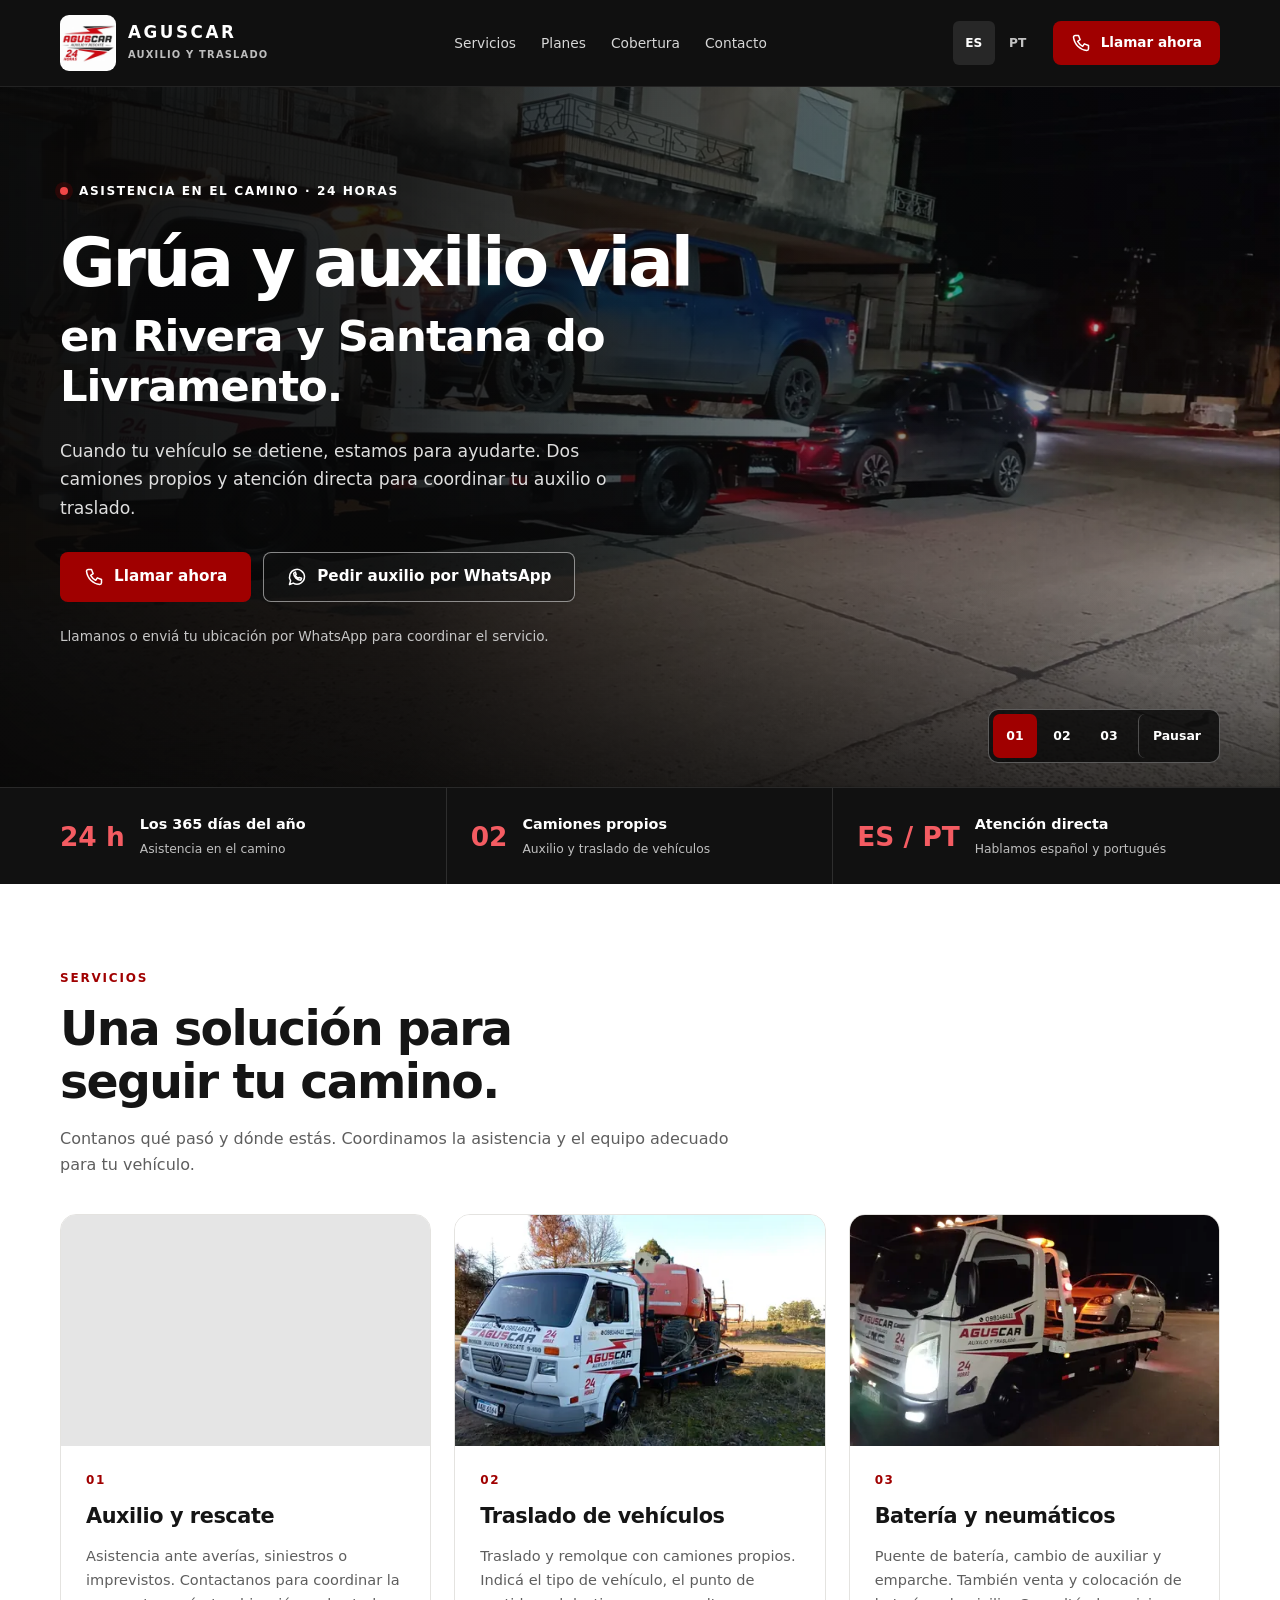
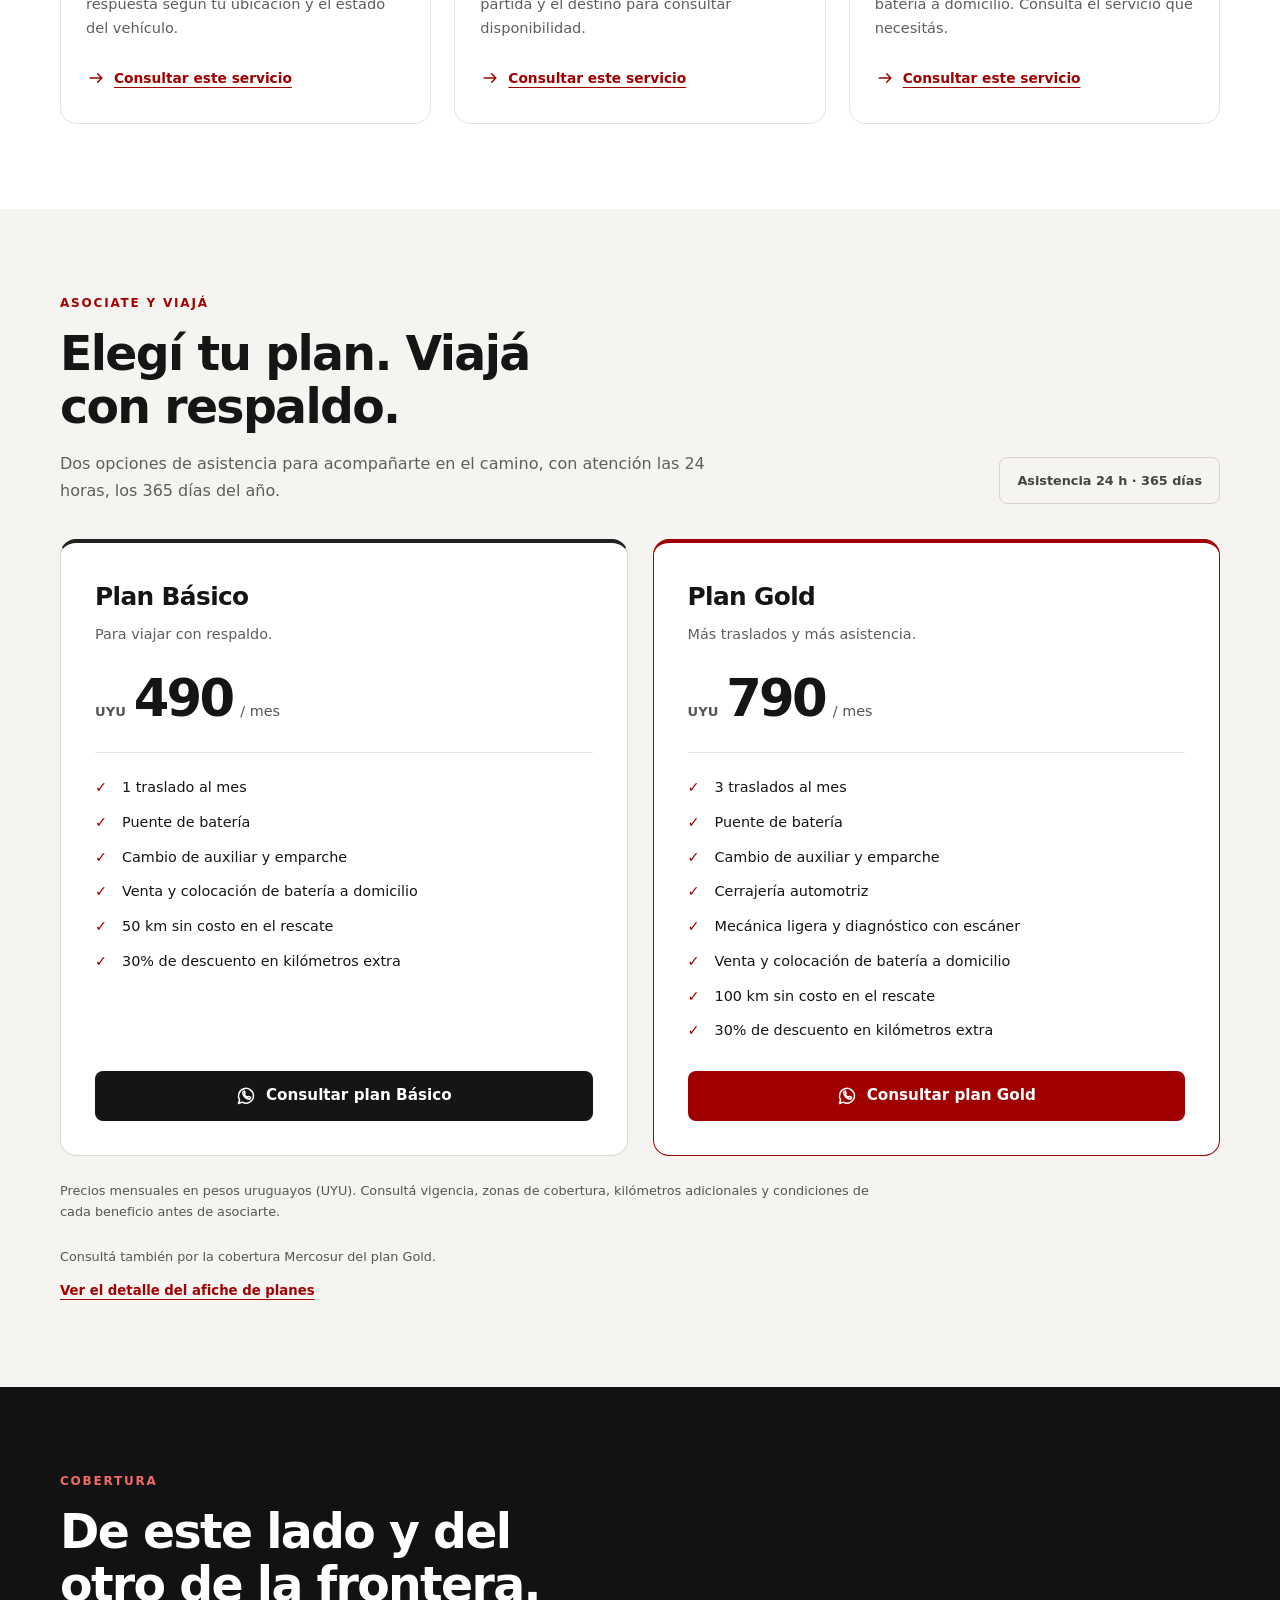
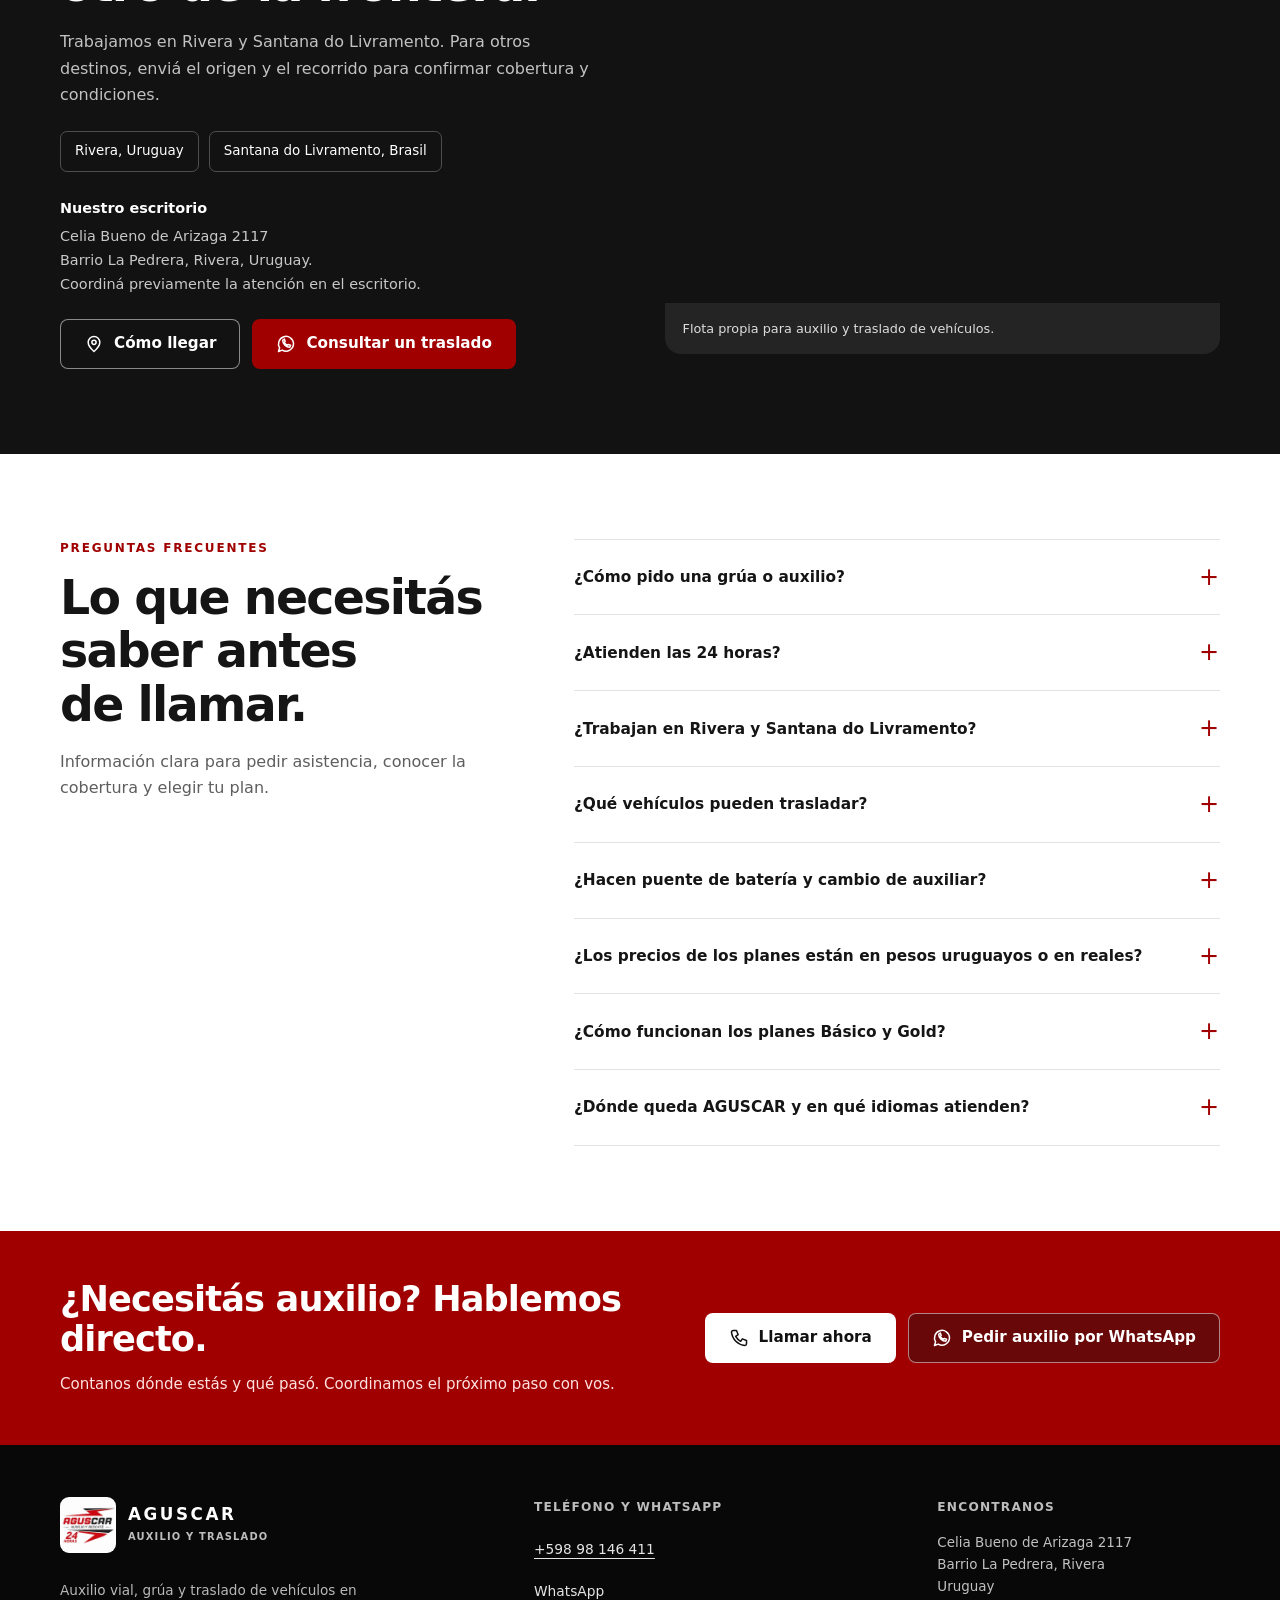
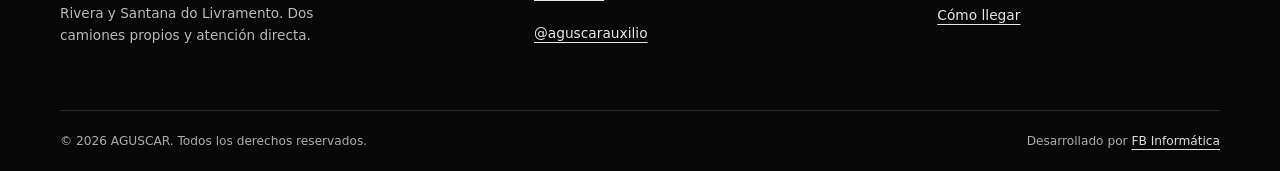
<file: index.html>
<!DOCTYPE html>
<html lang="es">
<head>
  <meta charset="utf-8">
  <meta name="viewport" content="width=device-width, initial-scale=1, viewport-fit=cover">
  <title>AGUSCAR | Grúa y auxilio vial 24 horas en Rivera y Livramento</title>
  <meta name="description" content="Grúa, auxilio vial y traslado de vehículos en Rivera y Santana do Livramento. Atención 24 horas, dos camiones propios y planes desde UYU 490 al mes.">
  <meta name="robots" content="index,follow,max-image-preview:large,max-snippet:-1">
  <meta name="theme-color" content="#a00000">
  <link rel="canonical" href="https://aguscar.com.uy/">
  <link rel="alternate" hreflang="es-UY" href="https://aguscar.com.uy/">
  <link rel="alternate" hreflang="pt-BR" href="https://aguscar.com.uy/pt/">
  <link rel="alternate" hreflang="x-default" href="https://aguscar.com.uy/">
  <meta property="og:type" content="website">
  <meta property="og:site_name" content="AGUSCAR">
  <meta property="og:url" content="https://aguscar.com.uy/">
  <meta property="og:title" content="AGUSCAR | Grúa y auxilio vial 24 horas en Rivera y Livramento">
  <meta property="og:description" content="Grúa, auxilio vial y traslado de vehículos en Rivera y Santana do Livramento. Atención 24 horas, dos camiones propios y planes desde UYU 490 al mes.">
  <meta property="og:image" content="https://aguscar.com.uy/assets/img/aguscar-camion-rojo1.jpg">
  <meta property="og:image:alt" content="Camión de AGUSCAR trasladando una camioneta durante un servicio nocturno">
  <meta property="og:locale" content="es_UY">
  <meta property="og:locale:alternate" content="pt_BR">
  <meta name="twitter:card" content="summary_large_image">
  <meta name="twitter:title" content="AGUSCAR | Grúa y auxilio vial 24 horas en Rivera y Livramento">
  <meta name="twitter:description" content="Grúa, auxilio vial y traslado de vehículos en Rivera y Santana do Livramento. Atención 24 horas, dos camiones propios y planes desde UYU 490 al mes.">
  <meta name="twitter:image" content="https://aguscar.com.uy/assets/img/aguscar-camion-rojo1.jpg">
  <link rel="stylesheet" href="css/main.css?v=8088b76b5f">
  <link rel="icon" type="image/png" sizes="32x32" href="assets/img/favicon-32.png">
  <link rel="icon" type="image/png" sizes="48x48" href="assets/img/favicon-48.png">
  <link rel="apple-touch-icon" sizes="180x180" href="assets/img/apple-touch-icon.png">
  <script type="application/ld+json">
{
  "@context": "https://schema.org",
  "@graph": [
    {
      "@type": "AutomotiveBusiness",
      "@id": "https://aguscar.com.uy/#business",
      "name": "AGUSCAR",
      "alternateName": [
        "AgusCar"
      ],
      "url": "https://aguscar.com.uy/",
      "description": "Auxilio vial, grúa y traslado de vehículos en Rivera y Santana do Livramento. Dos camiones propios y atención directa.",
      "telephone": "+59898146411",
      "image": {
        "@id": "https://aguscar.com.uy/#imagen-principal"
      },
      "logo": {
        "@id": "https://aguscar.com.uy/#logo"
      },
      "hasMap": "https://www.google.com/maps/search/?api=1&query=Celia%20Bueno%20de%20Arizaga%202117%2C%20Barrio%20La%20Pedrera%2C%20Rivera%2C%20Uruguay",
      "address": {
        "@type": "PostalAddress",
        "streetAddress": "Celia Bueno de Arizaga 2117, Barrio La Pedrera",
        "addressLocality": "Rivera",
        "addressRegion": "Rivera",
        "postalCode": "40000",
        "addressCountry": "UY"
      },
      "areaServed": [
        {
          "@id": "https://aguscar.com.uy/#rivera"
        },
        {
          "@id": "https://aguscar.com.uy/#livramento"
        }
      ],
      "contactPoint": {
        "@id": "https://aguscar.com.uy/#contacto"
      },
      "sameAs": [
        "https://www.instagram.com/aguscarauxilio"
      ],
      "hasOfferCatalog": {
        "@id": "https://aguscar.com.uy/#catalogo"
      },
      "mainEntityOfPage": {
        "@id": "https://aguscar.com.uy/#webpage"
      }
    },
    {
      "@type": "WebSite",
      "@id": "https://aguscar.com.uy/#website",
      "name": "AGUSCAR",
      "alternateName": [
        "AgusCar"
      ],
      "url": "https://aguscar.com.uy/",
      "inLanguage": [
        "es-UY",
        "pt-BR"
      ],
      "publisher": {
        "@id": "https://aguscar.com.uy/#business"
      }
    },
    {
      "@type": "WebPage",
      "@id": "https://aguscar.com.uy/#webpage",
      "url": "https://aguscar.com.uy/",
      "name": "AGUSCAR | Grúa y auxilio vial 24 horas en Rivera y Livramento",
      "description": "Grúa, auxilio vial y traslado de vehículos en Rivera y Santana do Livramento. Atención 24 horas, dos camiones propios y planes desde UYU 490 al mes.",
      "inLanguage": "es-UY",
      "dateModified": "2026-10-22",
      "isPartOf": {
        "@id": "https://aguscar.com.uy/#website"
      },
      "mainEntity": {
        "@id": "https://aguscar.com.uy/#business"
      },
      "about": [
        {
          "@id": "https://aguscar.com.uy/#auxilio-vial"
        },
        {
          "@id": "https://aguscar.com.uy/#traslado-vehiculos"
        },
        {
          "@id": "https://aguscar.com.uy/#bateria-neumaticos"
        },
        {
          "@id": "https://aguscar.com.uy/#plan-basico"
        },
        {
          "@id": "https://aguscar.com.uy/#plan-gold"
        }
      ],
      "hasPart": {
        "@id": "https://aguscar.com.uy/#preguntas-frecuentes"
      },
      "primaryImageOfPage": {
        "@id": "https://aguscar.com.uy/#imagen-principal"
      }
    },
    {
      "@type": "FAQPage",
      "@id": "https://aguscar.com.uy/#preguntas-frecuentes",
      "url": "https://aguscar.com.uy/#preguntas-frecuentes",
      "name": "Preguntas frecuentes",
      "inLanguage": "es-UY",
      "isPartOf": {
        "@id": "https://aguscar.com.uy/#webpage"
      },
      "about": {
        "@id": "https://aguscar.com.uy/#business"
      },
      "mainEntity": [
        {
          "@type": "Question",
          "@id": "https://aguscar.com.uy/#faq-solicitar",
          "name": "¿Cómo pido una grúa o auxilio?",
          "acceptedAnswer": {
            "@type": "Answer",
            "text": "Llamá al +598 98 146 411 o escribinos por WhatsApp. Indicá tu ubicación, marca y modelo del vehículo, qué ocurrió y el destino del traslado, si lo necesitás. Coordinás directamente con AGUSCAR."
          }
        },
        {
          "@type": "Question",
          "@id": "https://aguscar.com.uy/#faq-horario",
          "name": "¿Atienden las 24 horas?",
          "acceptedAnswer": {
            "@type": "Answer",
            "text": "Sí, ofrecemos asistencia en el camino las 24 horas, los 365 días del año. Contactanos para confirmar disponibilidad y coordinar el servicio. Para atención en el escritorio, consultá previamente el horario."
          }
        },
        {
          "@type": "Question",
          "@id": "https://aguscar.com.uy/#faq-cobertura",
          "name": "¿Trabajan en Rivera y Santana do Livramento?",
          "acceptedAnswer": {
            "@type": "Answer",
            "text": "Sí. Brindamos auxilio y coordinamos traslados en Rivera y Santana do Livramento. Para otras localidades o recorridos entre Uruguay y Brasil, enviá el origen y el destino para confirmar cobertura y condiciones."
          }
        },
        {
          "@type": "Question",
          "@id": "https://aguscar.com.uy/#faq-vehiculos",
          "name": "¿Qué vehículos pueden trasladar?",
          "acceptedAnswer": {
            "@type": "Answer",
            "text": "Contamos con dos camiones propios para el traslado de vehículos. La coordinación depende del tipo, tamaño y estado del vehículo: enviá esos datos y, si podés, una foto para confirmar el equipo adecuado."
          }
        },
        {
          "@type": "Question",
          "@id": "https://aguscar.com.uy/#faq-bateria-neumaticos",
          "name": "¿Hacen puente de batería y cambio de auxiliar?",
          "acceptedAnswer": {
            "@type": "Answer",
            "text": "Sí. AGUSCAR brinda puente de batería, cambio de auxiliar y emparche, además de venta y colocación de batería a domicilio. Indicá tu ubicación en Rivera o Santana do Livramento y qué asistencia necesitás para confirmar disponibilidad y condiciones."
          }
        },
        {
          "@type": "Question",
          "@id": "https://aguscar.com.uy/#faq-moneda",
          "name": "¿Los precios de los planes están en pesos uruguayos o en reales?",
          "acceptedAnswer": {
            "@type": "Answer",
            "text": "Los precios publicados están en pesos uruguayos (UYU): Básico, UYU 490 por mes; Gold, UYU 790 por mes. Consultá las condiciones y la vigencia del plan antes de asociarte."
          }
        },
        {
          "@type": "Question",
          "@id": "https://aguscar.com.uy/#faq-planes",
          "name": "¿Cómo funcionan los planes Básico y Gold?",
          "acceptedAnswer": {
            "@type": "Answer",
            "text": "El plan Básico tiene un valor de UYU 490 por mes y el Gold de UYU 790 por mes. Ambos ofrecen traslados mensuales, kilómetros de rescate incluidos y beneficios de asistencia. Compará el detalle de cada plan y consultá vigencia, zonas de cobertura, kilómetros adicionales y condiciones al asociarte."
          }
        },
        {
          "@type": "Question",
          "@id": "https://aguscar.com.uy/#faq-direccion",
          "name": "¿Dónde queda AGUSCAR y en qué idiomas atienden?",
          "acceptedAnswer": {
            "@type": "Answer",
            "text": "Nuestro escritorio está en Celia Bueno de Arizaga 2117, Barrio La Pedrera, Rivera, Uruguay. Atendemos en español y portugués. Podés llamarnos o escribirnos antes de acercarte para coordinar la atención."
          }
        }
      ]
    },
    {
      "@type": "ContactPoint",
      "@id": "https://aguscar.com.uy/#contacto",
      "telephone": "+59898146411",
      "contactType": "roadside assistance",
      "url": "https://aguscar.com.uy/#contacto",
      "availableLanguage": [
        "es",
        "pt-BR"
      ],
      "hoursAvailable": {
        "@type": "OpeningHoursSpecification",
        "dayOfWeek": [
          "https://schema.org/Monday",
          "https://schema.org/Tuesday",
          "https://schema.org/Wednesday",
          "https://schema.org/Thursday",
          "https://schema.org/Friday",
          "https://schema.org/Saturday",
          "https://schema.org/Sunday"
        ],
        "opens": "00:00",
        "closes": "23:59"
      }
    },
    {
      "@type": "Country",
      "@id": "https://aguscar.com.uy/#uruguay",
      "name": "Uruguay"
    },
    {
      "@type": "Country",
      "@id": "https://aguscar.com.uy/#brasil",
      "name": "Brasil"
    },
    {
      "@type": "City",
      "@id": "https://aguscar.com.uy/#rivera",
      "name": "Rivera",
      "containedInPlace": {
        "@id": "https://aguscar.com.uy/#uruguay"
      }
    },
    {
      "@type": "City",
      "@id": "https://aguscar.com.uy/#livramento",
      "name": "Santana do Livramento",
      "containedInPlace": {
        "@id": "https://aguscar.com.uy/#brasil"
      }
    },
    {
      "@type": "ImageObject",
      "@id": "https://aguscar.com.uy/#imagen-principal",
      "contentUrl": "https://aguscar.com.uy/assets/img/aguscar-camion-rojo1.jpg",
      "url": "https://aguscar.com.uy/assets/img/aguscar-camion-rojo1.jpg",
      "width": 2040,
      "height": 1528,
      "caption": "Camión de AGUSCAR trasladando una camioneta durante un servicio nocturno"
    },
    {
      "@type": "ImageObject",
      "@id": "https://aguscar.com.uy/#logo",
      "contentUrl": "https://aguscar.com.uy/assets/img/logo-aguscar.png",
      "url": "https://aguscar.com.uy/assets/img/logo-aguscar.png",
      "width": 256,
      "height": 256
    },
    {
      "@type": "OfferCatalog",
      "@id": "https://aguscar.com.uy/#catalogo",
      "name": "Servicios",
      "itemListElement": [
        {
          "@id": "https://aguscar.com.uy/#oferta-auxilio-vial"
        },
        {
          "@id": "https://aguscar.com.uy/#oferta-traslado-vehiculos"
        },
        {
          "@id": "https://aguscar.com.uy/#oferta-bateria-neumaticos"
        },
        {
          "@id": "https://aguscar.com.uy/#oferta-plan-basico"
        },
        {
          "@id": "https://aguscar.com.uy/#oferta-plan-gold"
        }
      ]
    },
    {
      "@type": "Service",
      "@id": "https://aguscar.com.uy/#auxilio-vial",
      "name": "Auxilio y rescate",
      "serviceType": "Auxilio y rescate",
      "description": "Asistencia ante averías, siniestros o imprevistos. Contactanos para coordinar la respuesta según tu ubicación y el estado del vehículo.",
      "url": "https://aguscar.com.uy/#auxilio-vial",
      "provider": {
        "@id": "https://aguscar.com.uy/#business"
      },
      "areaServed": [
        {
          "@id": "https://aguscar.com.uy/#rivera"
        },
        {
          "@id": "https://aguscar.com.uy/#livramento"
        }
      ],
      "availableChannel": {
        "@type": "ServiceChannel",
        "serviceUrl": "https://aguscar.com.uy/#contacto",
        "servicePhone": {
          "@id": "https://aguscar.com.uy/#contacto"
        },
        "availableLanguage": [
          "es",
          "pt-BR"
        ]
      },
      "hoursAvailable": {
        "@type": "OpeningHoursSpecification",
        "dayOfWeek": [
          "https://schema.org/Monday",
          "https://schema.org/Tuesday",
          "https://schema.org/Wednesday",
          "https://schema.org/Thursday",
          "https://schema.org/Friday",
          "https://schema.org/Saturday",
          "https://schema.org/Sunday"
        ],
        "opens": "00:00",
        "closes": "23:59"
      },
      "offers": {
        "@id": "https://aguscar.com.uy/#oferta-auxilio-vial"
      }
    },
    {
      "@type": "Service",
      "@id": "https://aguscar.com.uy/#traslado-vehiculos",
      "name": "Traslado de vehículos",
      "serviceType": "Traslado de vehículos",
      "description": "Traslado y remolque con camiones propios. Indicá el tipo de vehículo, el punto de partida y el destino para consultar disponibilidad.",
      "url": "https://aguscar.com.uy/#traslado-vehiculos",
      "provider": {
        "@id": "https://aguscar.com.uy/#business"
      },
      "areaServed": [
        {
          "@id": "https://aguscar.com.uy/#rivera"
        },
        {
          "@id": "https://aguscar.com.uy/#livramento"
        }
      ],
      "availableChannel": {
        "@type": "ServiceChannel",
        "serviceUrl": "https://aguscar.com.uy/#contacto",
        "servicePhone": {
          "@id": "https://aguscar.com.uy/#contacto"
        },
        "availableLanguage": [
          "es",
          "pt-BR"
        ]
      },
      "hoursAvailable": {
        "@type": "OpeningHoursSpecification",
        "dayOfWeek": [
          "https://schema.org/Monday",
          "https://schema.org/Tuesday",
          "https://schema.org/Wednesday",
          "https://schema.org/Thursday",
          "https://schema.org/Friday",
          "https://schema.org/Saturday",
          "https://schema.org/Sunday"
        ],
        "opens": "00:00",
        "closes": "23:59"
      },
      "offers": {
        "@id": "https://aguscar.com.uy/#oferta-traslado-vehiculos"
      }
    },
    {
      "@type": "Service",
      "@id": "https://aguscar.com.uy/#bateria-neumaticos",
      "name": "Batería y neumáticos",
      "serviceType": "Batería y neumáticos",
      "description": "Puente de batería, cambio de auxiliar y emparche. También venta y colocación de batería a domicilio. Consultá el servicio que necesitás.",
      "url": "https://aguscar.com.uy/#bateria-neumaticos",
      "provider": {
        "@id": "https://aguscar.com.uy/#business"
      },
      "areaServed": [
        {
          "@id": "https://aguscar.com.uy/#rivera"
        },
        {
          "@id": "https://aguscar.com.uy/#livramento"
        }
      ],
      "availableChannel": {
        "@type": "ServiceChannel",
        "serviceUrl": "https://aguscar.com.uy/#contacto",
        "servicePhone": {
          "@id": "https://aguscar.com.uy/#contacto"
        },
        "availableLanguage": [
          "es",
          "pt-BR"
        ]
      },
      "hoursAvailable": {
        "@type": "OpeningHoursSpecification",
        "dayOfWeek": [
          "https://schema.org/Monday",
          "https://schema.org/Tuesday",
          "https://schema.org/Wednesday",
          "https://schema.org/Thursday",
          "https://schema.org/Friday",
          "https://schema.org/Saturday",
          "https://schema.org/Sunday"
        ],
        "opens": "00:00",
        "closes": "23:59"
      },
      "offers": {
        "@id": "https://aguscar.com.uy/#oferta-bateria-neumaticos"
      }
    },
    {
      "@type": "Service",
      "@id": "https://aguscar.com.uy/#plan-basico",
      "name": "Plan Básico",
      "description": "1 traslado al mes; Puente de batería; Cambio de auxiliar y emparche; Venta y colocación de batería a domicilio; 50 km sin costo en el rescate; 30% de descuento en kilómetros extra",
      "url": "https://aguscar.com.uy/#plan-basico",
      "provider": {
        "@id": "https://aguscar.com.uy/#business"
      },
      "offers": {
        "@id": "https://aguscar.com.uy/#oferta-plan-basico"
      }
    },
    {
      "@type": "Service",
      "@id": "https://aguscar.com.uy/#plan-gold",
      "name": "Plan Gold",
      "description": "3 traslados al mes; Puente de batería; Cambio de auxiliar y emparche; Cerrajería automotriz; Mecánica ligera y diagnóstico con escáner; Venta y colocación de batería a domicilio; 100 km sin costo en el rescate; 30% de descuento en kilómetros extra",
      "url": "https://aguscar.com.uy/#plan-gold",
      "provider": {
        "@id": "https://aguscar.com.uy/#business"
      },
      "offers": {
        "@id": "https://aguscar.com.uy/#oferta-plan-gold"
      }
    },
    {
      "@type": "Offer",
      "@id": "https://aguscar.com.uy/#oferta-auxilio-vial",
      "itemOffered": {
        "@id": "https://aguscar.com.uy/#auxilio-vial"
      },
      "seller": {
        "@id": "https://aguscar.com.uy/#business"
      },
      "url": "https://aguscar.com.uy/#auxilio-vial"
    },
    {
      "@type": "Offer",
      "@id": "https://aguscar.com.uy/#oferta-traslado-vehiculos",
      "itemOffered": {
        "@id": "https://aguscar.com.uy/#traslado-vehiculos"
      },
      "seller": {
        "@id": "https://aguscar.com.uy/#business"
      },
      "url": "https://aguscar.com.uy/#traslado-vehiculos"
    },
    {
      "@type": "Offer",
      "@id": "https://aguscar.com.uy/#oferta-bateria-neumaticos",
      "itemOffered": {
        "@id": "https://aguscar.com.uy/#bateria-neumaticos"
      },
      "seller": {
        "@id": "https://aguscar.com.uy/#business"
      },
      "url": "https://aguscar.com.uy/#bateria-neumaticos"
    },
    {
      "@type": "Offer",
      "@id": "https://aguscar.com.uy/#oferta-plan-basico",
      "itemOffered": {
        "@id": "https://aguscar.com.uy/#plan-basico"
      },
      "seller": {
        "@id": "https://aguscar.com.uy/#business"
      },
      "url": "https://aguscar.com.uy/#plan-basico",
      "price": "490",
      "priceCurrency": "UYU",
      "description": "Precios mensuales en pesos uruguayos (UYU). Consultá vigencia, zonas de cobertura, kilómetros adicionales y condiciones de cada beneficio antes de asociarte.",
      "priceSpecification": {
        "@type": "UnitPriceSpecification",
        "price": "490",
        "priceCurrency": "UYU",
        "unitText": "mes"
      }
    },
    {
      "@type": "Offer",
      "@id": "https://aguscar.com.uy/#oferta-plan-gold",
      "itemOffered": {
        "@id": "https://aguscar.com.uy/#plan-gold"
      },
      "seller": {
        "@id": "https://aguscar.com.uy/#business"
      },
      "url": "https://aguscar.com.uy/#plan-gold",
      "price": "790",
      "priceCurrency": "UYU",
      "description": "Precios mensuales en pesos uruguayos (UYU). Consultá vigencia, zonas de cobertura, kilómetros adicionales y condiciones de cada beneficio antes de asociarte.",
      "priceSpecification": {
        "@type": "UnitPriceSpecification",
        "price": "790",
        "priceCurrency": "UYU",
        "unitText": "mes"
      }
    }
  ]
}
  </script>
</head>
<body>
  <a class="skip-link" href="#contenido">Saltar al contenido principal</a>
  <header class="site-header">
    <div class="container header-inner">
      <a class="brand" href="#inicio" aria-label="AGUSCAR"><picture><source type="image/webp" srcset="assets/img/logo-aguscar.webp"><img src="assets/img/logo-aguscar.png" alt="" width="56" height="56"></picture><span><span class="brand-name">AGUSCAR</span><span class="brand-sub">Auxilio y traslado</span></span></a>
      <nav class="main-nav" aria-label="Navegación principal"><a class="" href="#servicios">Servicios</a><a class="" href="#planes">Planes</a><a class="" href="#cobertura">Cobertura</a><a class="" href="#contacto">Contacto</a></nav>
      <div class="header-actions"><nav class="language-switch" aria-label="Elegir idioma"><a class="" href="./" lang="es" hreflang="es" aria-label="ES" aria-current="page">ES</a><a class="" href="pt/" lang="pt-BR" hreflang="pt-BR" aria-label="PT">PT</a></nav><a class="btn btn-primary btn-small header-call" href="tel:+59898146411"><svg class="icon" viewBox="0 0 24 24" fill="none" stroke="currentColor" stroke-width="1.8" stroke-linecap="round" stroke-linejoin="round" aria-hidden="true"><path d="M5 3h4l2 5-3 2a16 16 0 0 0 6 6l2-3 5 2v4a2 2 0 0 1-2 2A18 18 0 0 1 3 5a2 2 0 0 1 2-2Z"/></svg>Llamar ahora</a></div>
    </div>
  </header>
  <main id="contenido" tabindex="-1">
    <section id="inicio" class="hero" aria-labelledby="inicio-titulo">
      <div class="hero-media" data-hero-carousel role="region" aria-label="Trabajos de auxilio y traslado de AGUSCAR" data-pause-label="Pausar" data-play-label="Reanudar" data-motion-label="Modo manual">
        <div class="hero-slides" aria-live="off"><figure class="hero-slide" data-slide role="group" aria-roledescription="Imagen" aria-label="1 / 3"><picture><source type="image/webp" srcset="assets/img/aguscar-camion-rojo1-480.webp 480w, assets/img/aguscar-camion-rojo1-960.webp 960w, assets/img/aguscar-camion-rojo1-1600.webp 1600w" sizes="100vw"><img src="assets/img/aguscar-camion-rojo1.jpg" alt="Camión de AGUSCAR trasladando una camioneta durante un servicio nocturno" width="2040" height="1528" loading="eager" decoding="async" fetchpriority="high"></picture></figure><figure class="hero-slide" data-slide role="group" aria-roledescription="Imagen" aria-label="2 / 3" hidden><picture><source type="image/webp" srcset="assets/img/aguscar-camion-1-480.webp 480w, assets/img/aguscar-camion-1-960.webp 960w, assets/img/aguscar-camion-1-1600.webp 1600w" sizes="100vw"><img src="assets/img/aguscar-camion-1.jpg" alt="Camión de AGUSCAR realizando un traslado de maquinaria" width="2048" height="1152" loading="lazy" decoding="async"></picture></figure><figure class="hero-slide" data-slide role="group" aria-roledescription="Imagen" aria-label="3 / 3" hidden><picture><source type="image/webp" srcset="assets/img/aguscar-camion-2-480.webp 480w, assets/img/aguscar-camion-2-960.webp 960w, assets/img/aguscar-camion-2-1600.webp 1600w" sizes="100vw"><img src="assets/img/aguscar-camion-2.jpg" alt="Camión de AGUSCAR asistiendo y trasladando un automóvil" width="2040" height="1528" loading="lazy" decoding="async"></picture></figure><div class="hero-shade"></div></div>
        <div class="hero-controls" data-carousel-controls role="group" aria-label="Elegir imagen" hidden><button class="hero-dot" type="button" data-dot aria-label="Imagen 1" aria-current="true">01</button><button class="hero-dot" type="button" data-dot aria-label="Imagen 2">02</button><button class="hero-dot" type="button" data-dot aria-label="Imagen 3">03</button><button class="hero-toggle" type="button" data-carousel-toggle>Pausar</button></div>
      </div>
      <div class="container hero-content"><div class="hero-text"><p class="eyebrow">Asistencia en el camino · 24 horas</p><h1 id="inicio-titulo">Grúa y auxilio vial <span>en Rivera y Santana do Livramento.</span></h1><p class="hero-lead">Cuando tu vehículo se detiene, estamos para ayudarte. Dos camiones propios y atención directa para coordinar tu auxilio o traslado.</p><div class="hero-actions"><a class="btn btn-primary" href="tel:+59898146411"><svg class="icon" viewBox="0 0 24 24" fill="none" stroke="currentColor" stroke-width="1.8" stroke-linecap="round" stroke-linejoin="round" aria-hidden="true"><path d="M5 3h4l2 5-3 2a16 16 0 0 0 6 6l2-3 5 2v4a2 2 0 0 1-2 2A18 18 0 0 1 3 5a2 2 0 0 1 2-2Z"/></svg>Llamar ahora</a><a class="btn btn-outline" href="https://wa.me/59898146411?text=Hola%20AGUSCAR%2C%20necesito%20auxilio%20o%20traslado%20de%20veh%C3%ADculo.%20Mi%20ubicaci%C3%B3n%20es%3A%20" target="_blank" rel="noopener noreferrer"><svg class="icon" viewBox="0 0 24 24" fill="none" stroke="currentColor" stroke-width="1.8" stroke-linecap="round" stroke-linejoin="round" aria-hidden="true"><path d="M21 11.5a9 9 0 0 1-13.5 7.8L3 21l1.3-4.5A9 9 0 1 1 21 11.5Z"/><path d="M8 7.5c0 4.2 4.3 8.5 8.5 8.5l1-2.5-3-1-1 1a8 8 0 0 1-3.5-3.5l1-1-1-3Z"/></svg>Pedir auxilio por WhatsApp</a></div><p class="hero-note">Llamanos o enviá tu ubicación por WhatsApp para coordinar el servicio.</p></div></div>
    </section>
    <div class="trust-strip"><div class="container trust-grid"><div class="trust-item"><span class="trust-number">24 h</span><div><strong>Los 365 días del año</strong><p>Asistencia en el camino</p></div></div><div class="trust-item"><span class="trust-number">02</span><div><strong>Camiones propios</strong><p>Auxilio y traslado de vehículos</p></div></div><div class="trust-item"><span class="trust-number">ES / PT</span><div><strong>Atención directa</strong><p>Hablamos español y portugués</p></div></div></div></div>
    <section id="servicios" class="section" aria-labelledby="servicios-titulo"><div class="container"><div class="section-heading"><span class="section-kicker">Servicios</span><h2 class="section-title" id="servicios-titulo">Una solución para seguir tu camino.</h2><p class="section-lead">Contanos qué pasó y dónde estás. Coordinamos la asistencia y el equipo adecuado para tu vehículo.</p></div><div class="services-grid"><article class="service-card" id="auxilio-vial"><div class="service-media"><picture><source type="image/webp" srcset="assets/img/aguscar-camion-rojo1-480.webp 480w, assets/img/aguscar-camion-rojo1-960.webp 960w, assets/img/aguscar-camion-rojo1-1600.webp 1600w" sizes="(max-width: 720px) calc(100vw - 36px), (max-width: 1208px) 31vw, 370px"><img src="assets/img/aguscar-camion-rojo1.jpg" alt="Camión de AGUSCAR trasladando una camioneta durante un servicio nocturno" width="2040" height="1528" loading="lazy" decoding="async"></picture></div><div class="service-content"><span class="service-number">01</span><h3>Auxilio y rescate</h3><p>Asistencia ante averías, siniestros o imprevistos. Contactanos para coordinar la respuesta según tu ubicación y el estado del vehículo.</p><a class="text-link" href="https://wa.me/59898146411?text=Hola%20AGUSCAR%2C%20quiero%20consultar%20por%20Auxilio%20y%20rescate.%20Mi%20ubicaci%C3%B3n%20es%3A%20" target="_blank" rel="noopener noreferrer"><svg class="icon" viewBox="0 0 24 24" fill="none" stroke="currentColor" stroke-width="1.8" stroke-linecap="round" stroke-linejoin="round" aria-hidden="true"><path d="M5 12h14m-5-5 5 5-5 5"/></svg>Consultar este servicio</a></div></article><article class="service-card" id="traslado-vehiculos"><div class="service-media"><picture><source type="image/webp" srcset="assets/img/aguscar-camion-1-480.webp 480w, assets/img/aguscar-camion-1-960.webp 960w, assets/img/aguscar-camion-1-1600.webp 1600w" sizes="(max-width: 720px) calc(100vw - 36px), (max-width: 1208px) 31vw, 370px"><img src="assets/img/aguscar-camion-1.jpg" alt="Camión de AGUSCAR realizando un traslado de maquinaria" width="2048" height="1152" loading="lazy" decoding="async"></picture></div><div class="service-content"><span class="service-number">02</span><h3>Traslado de vehículos</h3><p>Traslado y remolque con camiones propios. Indicá el tipo de vehículo, el punto de partida y el destino para consultar disponibilidad.</p><a class="text-link" href="https://wa.me/59898146411?text=Hola%20AGUSCAR%2C%20quiero%20consultar%20por%20Traslado%20de%20veh%C3%ADculos.%20Mi%20ubicaci%C3%B3n%20es%3A%20" target="_blank" rel="noopener noreferrer"><svg class="icon" viewBox="0 0 24 24" fill="none" stroke="currentColor" stroke-width="1.8" stroke-linecap="round" stroke-linejoin="round" aria-hidden="true"><path d="M5 12h14m-5-5 5 5-5 5"/></svg>Consultar este servicio</a></div></article><article class="service-card" id="bateria-neumaticos"><div class="service-media"><picture><source type="image/webp" srcset="assets/img/aguscar-camion-2-480.webp 480w, assets/img/aguscar-camion-2-960.webp 960w, assets/img/aguscar-camion-2-1600.webp 1600w" sizes="(max-width: 720px) calc(100vw - 36px), (max-width: 1208px) 31vw, 370px"><img src="assets/img/aguscar-camion-2.jpg" alt="Camión de AGUSCAR asistiendo y trasladando un automóvil" width="2040" height="1528" loading="lazy" decoding="async"></picture></div><div class="service-content"><span class="service-number">03</span><h3>Batería y neumáticos</h3><p>Puente de batería, cambio de auxiliar y emparche. También venta y colocación de batería a domicilio. Consultá el servicio que necesitás.</p><a class="text-link" href="https://wa.me/59898146411?text=Hola%20AGUSCAR%2C%20quiero%20consultar%20por%20Bater%C3%ADa%20y%20neum%C3%A1ticos.%20Mi%20ubicaci%C3%B3n%20es%3A%20" target="_blank" rel="noopener noreferrer"><svg class="icon" viewBox="0 0 24 24" fill="none" stroke="currentColor" stroke-width="1.8" stroke-linecap="round" stroke-linejoin="round" aria-hidden="true"><path d="M5 12h14m-5-5 5 5-5 5"/></svg>Consultar este servicio</a></div></article></div></div></section>
    <section id="planes" class="section plans-section" aria-labelledby="planes-titulo"><div class="container"><div class="plans-intro"><div class="section-heading"><span class="section-kicker">Asociate y viajá</span><h2 class="section-title" id="planes-titulo">Elegí tu plan. Viajá con respaldo.</h2><p class="section-lead">Dos opciones de asistencia para acompañarte en el camino, con atención las 24 horas, los 365 días del año.</p></div><span class="availability-chip">Asistencia 24 h · 365 días</span></div><div class="plans-grid"><article class="plan" aria-labelledby="plan-basico"><h3 id="plan-basico" class="plan-name">Plan Básico</h3><p class="plan-tagline">Para viajar con respaldo.</p><p class="plan-price"><span class="currency">UYU</span><strong>490</strong><span class="period">/ mes</span></p><ul class="plan-benefits"><li>1 traslado al mes</li><li>Puente de batería</li><li>Cambio de auxiliar y emparche</li><li>Venta y colocación de batería a domicilio</li><li>50 km sin costo en el rescate</li><li>30% de descuento en kilómetros extra</li></ul><a class="btn btn-dark" href="https://wa.me/59898146411?text=Hola%20AGUSCAR%2C%20quiero%20consultar%20el%20plan%20B%C3%A1sico%20y%20sus%20condiciones." target="_blank" rel="noopener noreferrer"><svg class="icon" viewBox="0 0 24 24" fill="none" stroke="currentColor" stroke-width="1.8" stroke-linecap="round" stroke-linejoin="round" aria-hidden="true"><path d="M21 11.5a9 9 0 0 1-13.5 7.8L3 21l1.3-4.5A9 9 0 1 1 21 11.5Z"/><path d="M8 7.5c0 4.2 4.3 8.5 8.5 8.5l1-2.5-3-1-1 1a8 8 0 0 1-3.5-3.5l1-1-1-3Z"/></svg>Consultar plan Básico</a></article><article class="plan plan-featured" aria-labelledby="plan-gold"><h3 id="plan-gold" class="plan-name">Plan Gold</h3><p class="plan-tagline">Más traslados y más asistencia.</p><p class="plan-price"><span class="currency">UYU</span><strong>790</strong><span class="period">/ mes</span></p><ul class="plan-benefits"><li>3 traslados al mes</li><li>Puente de batería</li><li>Cambio de auxiliar y emparche</li><li>Cerrajería automotriz</li><li>Mecánica ligera y diagnóstico con escáner</li><li>Venta y colocación de batería a domicilio</li><li>100 km sin costo en el rescate</li><li>30% de descuento en kilómetros extra</li></ul><a class="btn btn-primary" href="https://wa.me/59898146411?text=Hola%20AGUSCAR%2C%20quiero%20consultar%20el%20plan%20Gold%20y%20sus%20condiciones." target="_blank" rel="noopener noreferrer"><svg class="icon" viewBox="0 0 24 24" fill="none" stroke="currentColor" stroke-width="1.8" stroke-linecap="round" stroke-linejoin="round" aria-hidden="true"><path d="M21 11.5a9 9 0 0 1-13.5 7.8L3 21l1.3-4.5A9 9 0 1 1 21 11.5Z"/><path d="M8 7.5c0 4.2 4.3 8.5 8.5 8.5l1-2.5-3-1-1 1a8 8 0 0 1-3.5-3.5l1-1-1-3Z"/></svg>Consultar plan Gold</a></article></div><p class="plans-terms">Precios mensuales en pesos uruguayos (UYU). Consultá vigencia, zonas de cobertura, kilómetros adicionales y condiciones de cada beneficio antes de asociarte.</p><p class="plans-terms">Consultá también por la cobertura Mercosur del plan Gold.</p><p class="plans-more"><a class="text-link" href="assets/img/asociate-y-viaja.jpg" target="_blank" rel="noopener noreferrer">Ver el detalle del afiche de planes</a></p></div></section>
    <section id="cobertura" class="section coverage-section" aria-labelledby="cobertura-titulo"><div class="container coverage-grid"><div><span class="section-kicker">Cobertura</span><h2 class="section-title" id="cobertura-titulo">De este lado y del otro de la frontera.</h2><p class="section-lead">Trabajamos en Rivera y Santana do Livramento. Para otros destinos, enviá el origen y el recorrido para confirmar cobertura y condiciones.</p><ul class="coverage-cities"><li>Rivera, Uruguay</li><li>Santana do Livramento, Brasil</li></ul><address class="coverage-address"><strong>Nuestro escritorio</strong>Celia Bueno de Arizaga 2117<br>Barrio La Pedrera, Rivera, Uruguay.<br>Coordiná previamente la atención en el escritorio.</address><div class="hero-actions"><a class="btn btn-outline" href="https://www.google.com/maps/search/?api=1&amp;query=Celia%20Bueno%20de%20Arizaga%202117%2C%20Barrio%20La%20Pedrera%2C%20Rivera%2C%20Uruguay" target="_blank" rel="noopener noreferrer"><svg class="icon" viewBox="0 0 24 24" fill="none" stroke="currentColor" stroke-width="1.8" stroke-linecap="round" stroke-linejoin="round" aria-hidden="true"><path d="M19 10c0 5-7 11-7 11S5 15 5 10a7 7 0 1 1 14 0Z"/><circle cx="12" cy="10" r="2.5"/></svg>Cómo llegar</a><a class="btn btn-primary" href="https://wa.me/59898146411?text=Hola%20AGUSCAR%2C%20necesito%20consultar%20un%20traslado.%20Origen%3A%20.%20Destino%3A%20.%20Veh%C3%ADculo%3A%20." target="_blank" rel="noopener noreferrer"><svg class="icon" viewBox="0 0 24 24" fill="none" stroke="currentColor" stroke-width="1.8" stroke-linecap="round" stroke-linejoin="round" aria-hidden="true"><path d="M21 11.5a9 9 0 0 1-13.5 7.8L3 21l1.3-4.5A9 9 0 1 1 21 11.5Z"/><path d="M8 7.5c0 4.2 4.3 8.5 8.5 8.5l1-2.5-3-1-1 1a8 8 0 0 1-3.5-3.5l1-1-1-3Z"/></svg>Consultar un traslado</a></div></div><figure class="coverage-photo"><picture><source type="image/webp" srcset="assets/img/aguscar-camion-1-480.webp 480w, assets/img/aguscar-camion-1-960.webp 960w, assets/img/aguscar-camion-1-1600.webp 1600w" sizes="(max-width: 900px) calc(100vw - 36px), 550px"><img src="assets/img/aguscar-camion-1.jpg" alt="Camión de AGUSCAR realizando un traslado de maquinaria" width="2048" height="1152" loading="lazy" decoding="async"></picture><figcaption>Flota propia para auxilio y traslado de vehículos.</figcaption></figure></div></section>
    <section class="section" id="preguntas-frecuentes" aria-labelledby="faq-titulo"><div class="container faq-layout"><div class="section-heading"><span class="section-kicker">Preguntas frecuentes</span><h2 class="section-title" id="faq-titulo">Lo que necesitás saber antes de llamar.</h2><p class="section-lead">Información clara para pedir asistencia, conocer la cobertura y elegir tu plan.</p></div><div class="faq-list" id="faq-list"><details class="faq-item" id="faq-solicitar"><summary>¿Cómo pido una grúa o auxilio?</summary><div class="faq-answer"><p>Llamá al +598 98 146 411 o escribinos por WhatsApp. Indicá tu ubicación, marca y modelo del vehículo, qué ocurrió y el destino del traslado, si lo necesitás. Coordinás directamente con AGUSCAR.</p></div></details><details class="faq-item" id="faq-horario"><summary>¿Atienden las 24 horas?</summary><div class="faq-answer"><p>Sí, ofrecemos asistencia en el camino las 24 horas, los 365 días del año. Contactanos para confirmar disponibilidad y coordinar el servicio. Para atención en el escritorio, consultá previamente el horario.</p></div></details><details class="faq-item" id="faq-cobertura"><summary>¿Trabajan en Rivera y Santana do Livramento?</summary><div class="faq-answer"><p>Sí. Brindamos auxilio y coordinamos traslados en Rivera y Santana do Livramento. Para otras localidades o recorridos entre Uruguay y Brasil, enviá el origen y el destino para confirmar cobertura y condiciones.</p></div></details><details class="faq-item" id="faq-vehiculos"><summary>¿Qué vehículos pueden trasladar?</summary><div class="faq-answer"><p>Contamos con dos camiones propios para el traslado de vehículos. La coordinación depende del tipo, tamaño y estado del vehículo: enviá esos datos y, si podés, una foto para confirmar el equipo adecuado.</p></div></details><details class="faq-item" id="faq-bateria-neumaticos"><summary>¿Hacen puente de batería y cambio de auxiliar?</summary><div class="faq-answer"><p>Sí. AGUSCAR brinda puente de batería, cambio de auxiliar y emparche, además de venta y colocación de batería a domicilio. Indicá tu ubicación en Rivera o Santana do Livramento y qué asistencia necesitás para confirmar disponibilidad y condiciones.</p></div></details><details class="faq-item" id="faq-moneda"><summary>¿Los precios de los planes están en pesos uruguayos o en reales?</summary><div class="faq-answer"><p>Los precios publicados están en pesos uruguayos (UYU): Básico, UYU 490 por mes; Gold, UYU 790 por mes. Consultá las condiciones y la vigencia del plan antes de asociarte.</p></div></details><details class="faq-item" id="faq-planes"><summary>¿Cómo funcionan los planes Básico y Gold?</summary><div class="faq-answer"><p>El plan Básico tiene un valor de UYU 490 por mes y el Gold de UYU 790 por mes. Ambos ofrecen traslados mensuales, kilómetros de rescate incluidos y beneficios de asistencia. Compará el detalle de cada plan y consultá vigencia, zonas de cobertura, kilómetros adicionales y condiciones al asociarte.</p></div></details><details class="faq-item" id="faq-direccion"><summary>¿Dónde queda AGUSCAR y en qué idiomas atienden?</summary><div class="faq-answer"><p>Nuestro escritorio está en Celia Bueno de Arizaga 2117, Barrio La Pedrera, Rivera, Uruguay. Atendemos en español y portugués. Podés llamarnos o escribirnos antes de acercarte para coordinar la atención.</p></div></details></div></div></section>
    <section class="contact-section" id="contacto" aria-labelledby="contacto-titulo"><div class="container contact-inner"><div><h2 id="contacto-titulo">¿Necesitás auxilio? Hablemos directo.</h2><p>Contanos dónde estás y qué pasó. Coordinamos el próximo paso con vos.</p></div><div class="hero-actions"><a class="btn btn-light" href="tel:+59898146411"><svg class="icon" viewBox="0 0 24 24" fill="none" stroke="currentColor" stroke-width="1.8" stroke-linecap="round" stroke-linejoin="round" aria-hidden="true"><path d="M5 3h4l2 5-3 2a16 16 0 0 0 6 6l2-3 5 2v4a2 2 0 0 1-2 2A18 18 0 0 1 3 5a2 2 0 0 1 2-2Z"/></svg>Llamar ahora</a><a class="btn btn-outline" href="https://wa.me/59898146411?text=Hola%20AGUSCAR%2C%20necesito%20auxilio%20o%20traslado%20de%20veh%C3%ADculo.%20Mi%20ubicaci%C3%B3n%20es%3A%20" target="_blank" rel="noopener noreferrer"><svg class="icon" viewBox="0 0 24 24" fill="none" stroke="currentColor" stroke-width="1.8" stroke-linecap="round" stroke-linejoin="round" aria-hidden="true"><path d="M21 11.5a9 9 0 0 1-13.5 7.8L3 21l1.3-4.5A9 9 0 1 1 21 11.5Z"/><path d="M8 7.5c0 4.2 4.3 8.5 8.5 8.5l1-2.5-3-1-1 1a8 8 0 0 1-3.5-3.5l1-1-1-3Z"/></svg>Pedir auxilio por WhatsApp</a></div></div></section>
  </main>
  <footer class="site-footer"><div class="container"><div class="footer-main"><div><a class="brand" href="#inicio" aria-label="AGUSCAR"><picture><source type="image/webp" srcset="assets/img/logo-aguscar.webp"><img src="assets/img/logo-aguscar.png" alt="" width="56" height="56"></picture><span><span class="brand-name">AGUSCAR</span><span class="brand-sub">Auxilio y traslado</span></span></a><p class="footer-description">Auxilio vial, grúa y traslado de vehículos en Rivera y Santana do Livramento. Dos camiones propios y atención directa.</p></div><div class="footer-block"><h2>Teléfono y WhatsApp</h2><a class="" href="tel:+59898146411">+598 98 146 411</a><a class="" href="https://wa.me/59898146411?text=Hola%20AGUSCAR%2C%20necesito%20auxilio%20o%20traslado%20de%20veh%C3%ADculo.%20Mi%20ubicaci%C3%B3n%20es%3A%20" target="_blank" rel="noopener noreferrer">WhatsApp</a><a class="" href="https://www.instagram.com/aguscarauxilio" target="_blank" rel="noopener noreferrer">@aguscarauxilio</a></div><div class="footer-block"><h2>Encontranos</h2><address>Celia Bueno de Arizaga 2117<br>Barrio La Pedrera, Rivera<br>Uruguay</address><a class="" href="https://www.google.com/maps/search/?api=1&amp;query=Celia%20Bueno%20de%20Arizaga%202117%2C%20Barrio%20La%20Pedrera%2C%20Rivera%2C%20Uruguay" target="_blank" rel="noopener noreferrer">Cómo llegar</a></div></div><div class="footer-bottom"><p>© <span id="year">2026</span> AGUSCAR. Todos los derechos reservados.</p><p>Desarrollado por <a class="" href="https://www.fbinformaticauy.com" target="_blank" rel="noopener noreferrer">FB Informática</a></p></div></div></footer>
  <nav class="mobile-contact" aria-label="Contacto"><a class="btn btn-primary" href="tel:+59898146411"><svg class="icon" viewBox="0 0 24 24" fill="none" stroke="currentColor" stroke-width="1.8" stroke-linecap="round" stroke-linejoin="round" aria-hidden="true"><path d="M5 3h4l2 5-3 2a16 16 0 0 0 6 6l2-3 5 2v4a2 2 0 0 1-2 2A18 18 0 0 1 3 5a2 2 0 0 1 2-2Z"/></svg>Llamar ahora</a><a class="btn btn-dark" href="https://wa.me/59898146411?text=Hola%20AGUSCAR%2C%20necesito%20auxilio%20o%20traslado%20de%20veh%C3%ADculo.%20Mi%20ubicaci%C3%B3n%20es%3A%20" target="_blank" rel="noopener noreferrer"><svg class="icon" viewBox="0 0 24 24" fill="none" stroke="currentColor" stroke-width="1.8" stroke-linecap="round" stroke-linejoin="round" aria-hidden="true"><path d="M21 11.5a9 9 0 0 1-13.5 7.8L3 21l1.3-4.5A9 9 0 1 1 21 11.5Z"/><path d="M8 7.5c0 4.2 4.3 8.5 8.5 8.5l1-2.5-3-1-1 1a8 8 0 0 1-3.5-3.5l1-1-1-3Z"/></svg>WhatsApp</a></nav>
  <script src="js/year.js?v=bbf1b9a80f" defer></script>
  <script src="js/hero-carousel.js?v=552f6d1f7e" defer></script>
  <script src="js/reveal.js?v=db0c9fbf4f" defer></script>
</body>
</html>
</file>
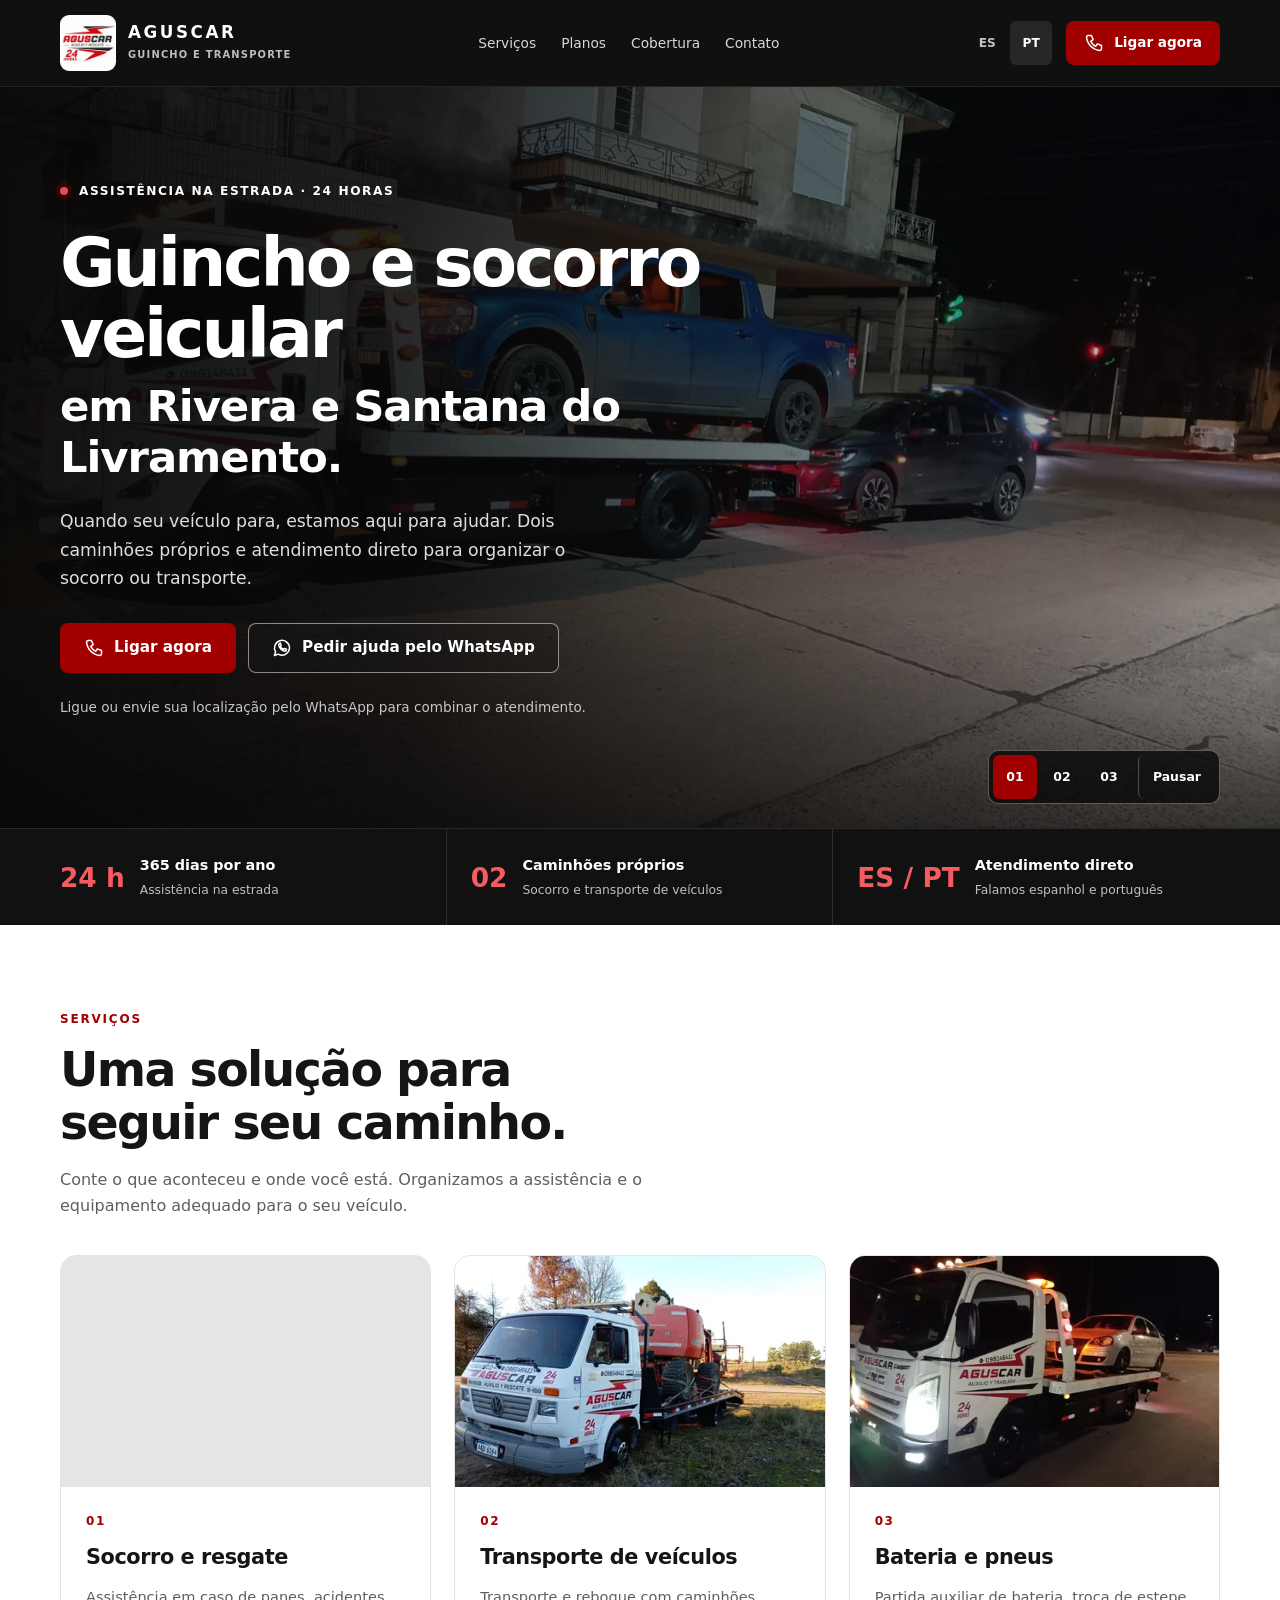
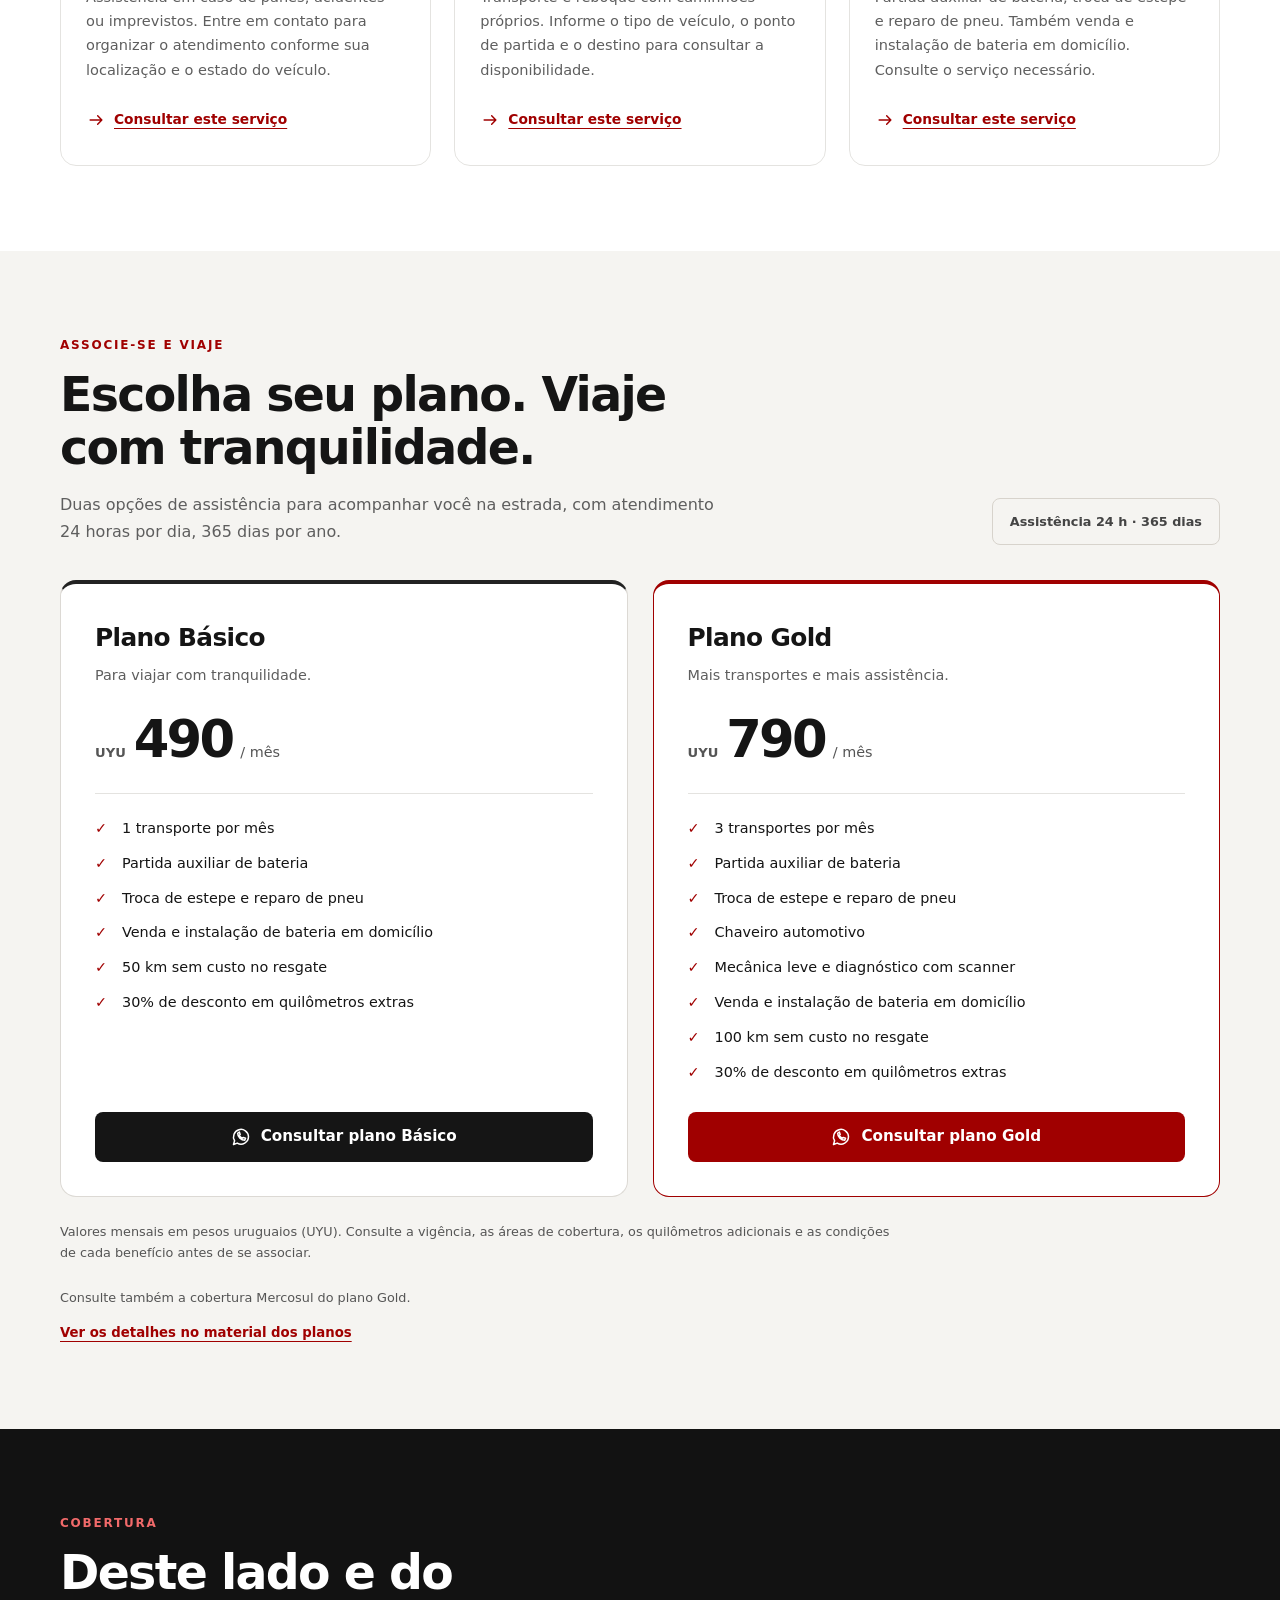
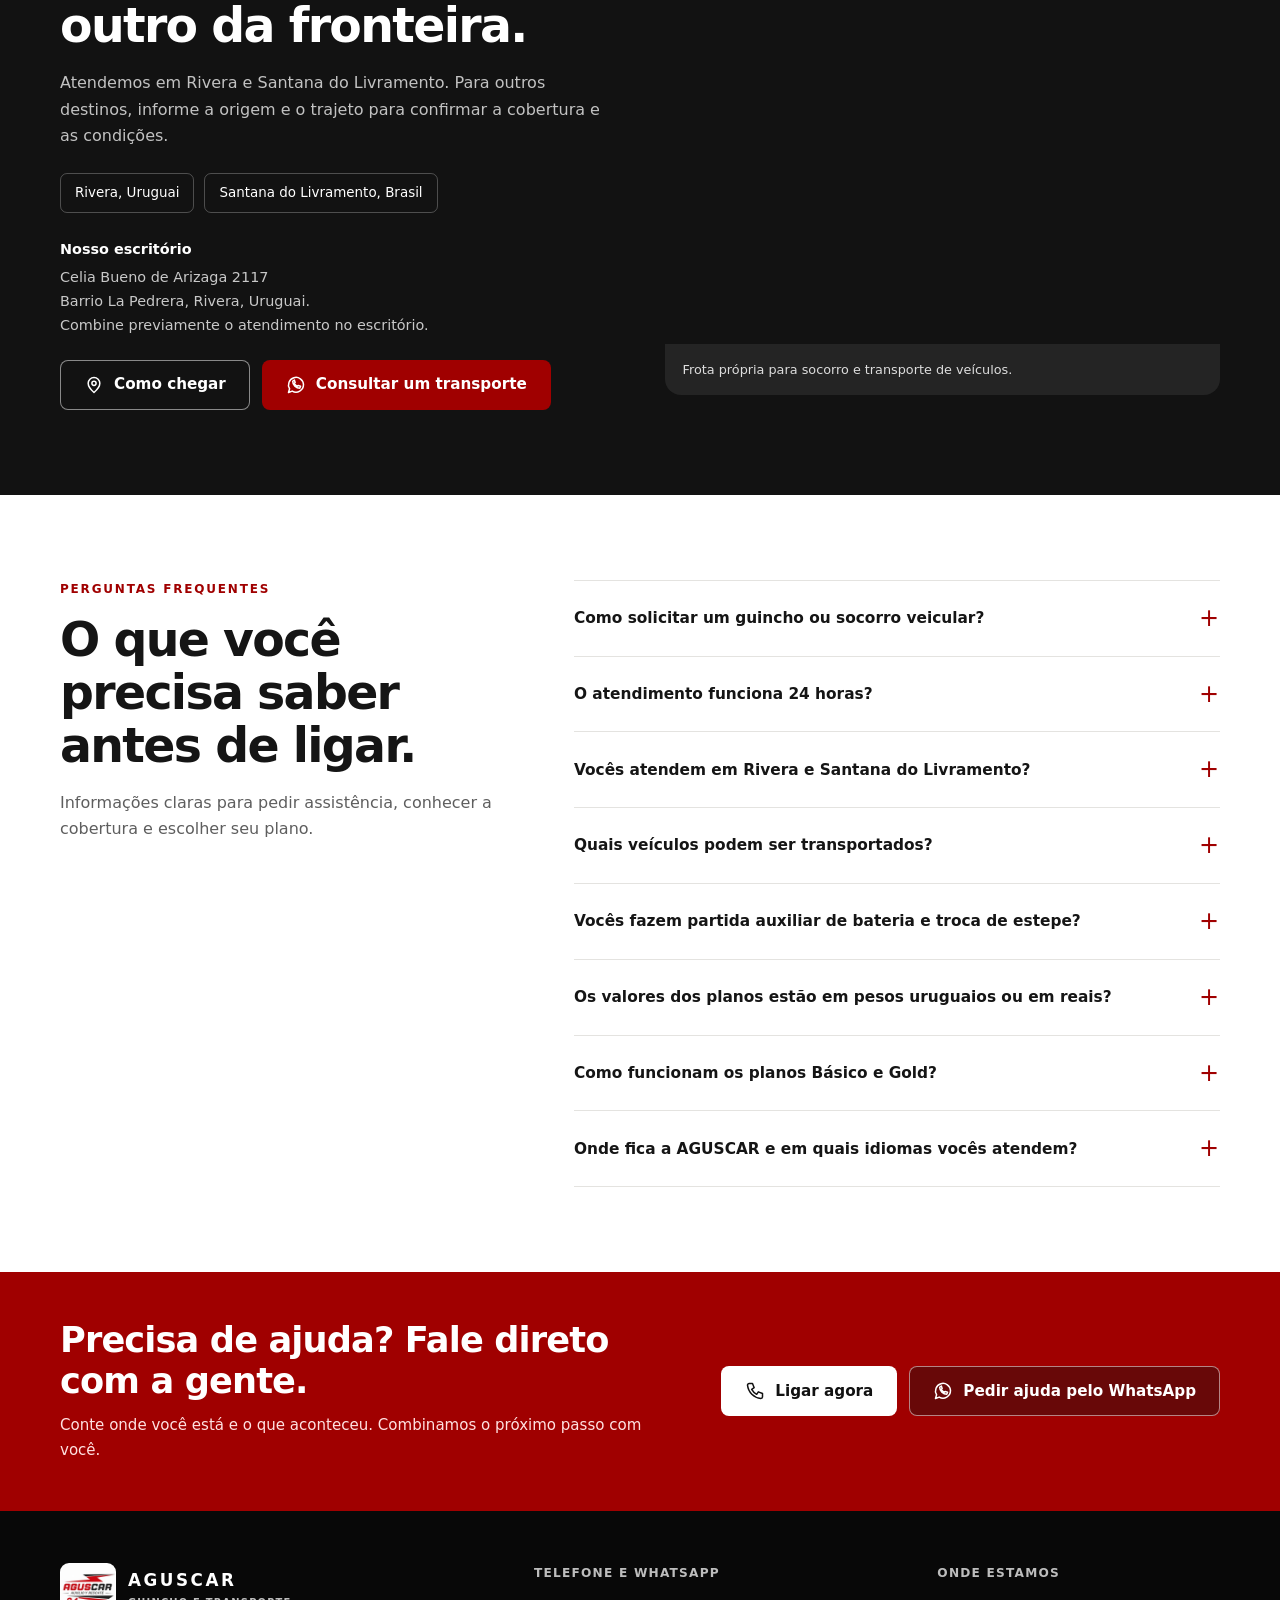
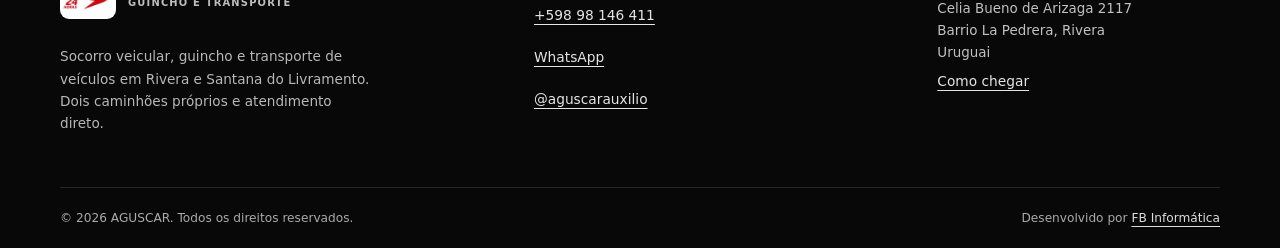
<file: pt/index.html>
<!DOCTYPE html>
<html lang="pt-BR">
<head>
  <meta charset="utf-8">
  <meta name="viewport" content="width=device-width, initial-scale=1, viewport-fit=cover">
  <title>AGUSCAR | Guincho e socorro 24 horas em Rivera e Livramento</title>
  <meta name="description" content="Guincho, socorro veicular e transporte de veículos em Rivera e Santana do Livramento. Atendimento 24 horas, dois caminhões próprios e planos a partir de UYU 490 por mês.">
  <meta name="robots" content="index,follow,max-image-preview:large,max-snippet:-1">
  <meta name="theme-color" content="#a00000">
  <link rel="canonical" href="https://aguscar.com.uy/pt/">
  <link rel="alternate" hreflang="es-UY" href="https://aguscar.com.uy/">
  <link rel="alternate" hreflang="pt-BR" href="https://aguscar.com.uy/pt/">
  <link rel="alternate" hreflang="x-default" href="https://aguscar.com.uy/">
  <meta property="og:type" content="website">
  <meta property="og:site_name" content="AGUSCAR">
  <meta property="og:url" content="https://aguscar.com.uy/pt/">
  <meta property="og:title" content="AGUSCAR | Guincho e socorro 24 horas em Rivera e Livramento">
  <meta property="og:description" content="Guincho, socorro veicular e transporte de veículos em Rivera e Santana do Livramento. Atendimento 24 horas, dois caminhões próprios e planos a partir de UYU 490 por mês.">
  <meta property="og:image" content="https://aguscar.com.uy/assets/img/aguscar-camion-rojo1.jpg">
  <meta property="og:image:alt" content="Caminhão da AGUSCAR transportando uma caminhonete em um atendimento noturno">
  <meta property="og:locale" content="pt_BR">
  <meta property="og:locale:alternate" content="es_UY">
  <meta name="twitter:card" content="summary_large_image">
  <meta name="twitter:title" content="AGUSCAR | Guincho e socorro 24 horas em Rivera e Livramento">
  <meta name="twitter:description" content="Guincho, socorro veicular e transporte de veículos em Rivera e Santana do Livramento. Atendimento 24 horas, dois caminhões próprios e planos a partir de UYU 490 por mês.">
  <meta name="twitter:image" content="https://aguscar.com.uy/assets/img/aguscar-camion-rojo1.jpg">
  <link rel="stylesheet" href="../css/main.css?v=8088b76b5f">
  <link rel="icon" type="image/png" sizes="32x32" href="../assets/img/favicon-32.png">
  <link rel="icon" type="image/png" sizes="48x48" href="../assets/img/favicon-48.png">
  <link rel="apple-touch-icon" sizes="180x180" href="../assets/img/apple-touch-icon.png">
  <script type="application/ld+json">
{
  "@context": "https://schema.org",
  "@graph": [
    {
      "@type": "AutomotiveBusiness",
      "@id": "https://aguscar.com.uy/#business",
      "name": "AGUSCAR",
      "alternateName": [
        "AgusCar"
      ],
      "url": "https://aguscar.com.uy/",
      "description": "Socorro veicular, guincho e transporte de veículos em Rivera e Santana do Livramento. Dois caminhões próprios e atendimento direto.",
      "telephone": "+59898146411",
      "image": {
        "@id": "https://aguscar.com.uy/#imagen-principal"
      },
      "logo": {
        "@id": "https://aguscar.com.uy/#logo"
      },
      "hasMap": "https://www.google.com/maps/search/?api=1&query=Celia%20Bueno%20de%20Arizaga%202117%2C%20Barrio%20La%20Pedrera%2C%20Rivera%2C%20Uruguay",
      "address": {
        "@type": "PostalAddress",
        "streetAddress": "Celia Bueno de Arizaga 2117, Barrio La Pedrera",
        "addressLocality": "Rivera",
        "addressRegion": "Rivera",
        "postalCode": "40000",
        "addressCountry": "UY"
      },
      "areaServed": [
        {
          "@id": "https://aguscar.com.uy/#rivera"
        },
        {
          "@id": "https://aguscar.com.uy/#livramento"
        }
      ],
      "contactPoint": {
        "@id": "https://aguscar.com.uy/#contacto"
      },
      "sameAs": [
        "https://www.instagram.com/aguscarauxilio"
      ],
      "hasOfferCatalog": {
        "@id": "https://aguscar.com.uy/#catalogo"
      },
      "mainEntityOfPage": {
        "@id": "https://aguscar.com.uy/pt/#webpage"
      }
    },
    {
      "@type": "WebSite",
      "@id": "https://aguscar.com.uy/#website",
      "name": "AGUSCAR",
      "alternateName": [
        "AgusCar"
      ],
      "url": "https://aguscar.com.uy/",
      "inLanguage": [
        "es-UY",
        "pt-BR"
      ],
      "publisher": {
        "@id": "https://aguscar.com.uy/#business"
      }
    },
    {
      "@type": "WebPage",
      "@id": "https://aguscar.com.uy/pt/#webpage",
      "url": "https://aguscar.com.uy/pt/",
      "name": "AGUSCAR | Guincho e socorro 24 horas em Rivera e Livramento",
      "description": "Guincho, socorro veicular e transporte de veículos em Rivera e Santana do Livramento. Atendimento 24 horas, dois caminhões próprios e planos a partir de UYU 490 por mês.",
      "inLanguage": "pt-BR",
      "dateModified": "2026-10-22",
      "isPartOf": {
        "@id": "https://aguscar.com.uy/#website"
      },
      "mainEntity": {
        "@id": "https://aguscar.com.uy/#business"
      },
      "about": [
        {
          "@id": "https://aguscar.com.uy/#auxilio-vial"
        },
        {
          "@id": "https://aguscar.com.uy/#traslado-vehiculos"
        },
        {
          "@id": "https://aguscar.com.uy/#bateria-neumaticos"
        },
        {
          "@id": "https://aguscar.com.uy/#plan-basico"
        },
        {
          "@id": "https://aguscar.com.uy/#plan-gold"
        }
      ],
      "hasPart": {
        "@id": "https://aguscar.com.uy/pt/#preguntas-frecuentes"
      },
      "primaryImageOfPage": {
        "@id": "https://aguscar.com.uy/#imagen-principal"
      }
    },
    {
      "@type": "FAQPage",
      "@id": "https://aguscar.com.uy/pt/#preguntas-frecuentes",
      "url": "https://aguscar.com.uy/pt/#preguntas-frecuentes",
      "name": "Perguntas frequentes",
      "inLanguage": "pt-BR",
      "isPartOf": {
        "@id": "https://aguscar.com.uy/pt/#webpage"
      },
      "about": {
        "@id": "https://aguscar.com.uy/#business"
      },
      "mainEntity": [
        {
          "@type": "Question",
          "@id": "https://aguscar.com.uy/pt/#faq-solicitar",
          "name": "Como solicitar um guincho ou socorro veicular?",
          "acceptedAnswer": {
            "@type": "Answer",
            "text": "Ligue para +598 98 146 411 ou fale conosco pelo WhatsApp. Informe sua localização, a marca e o modelo do veículo, o que aconteceu e o destino do transporte, se necessário. Você combina o atendimento diretamente com a AGUSCAR."
          }
        },
        {
          "@type": "Question",
          "@id": "https://aguscar.com.uy/pt/#faq-horario",
          "name": "O atendimento funciona 24 horas?",
          "acceptedAnswer": {
            "@type": "Answer",
            "text": "Sim, oferecemos assistência na estrada 24 horas por dia, 365 dias por ano. Entre em contato para confirmar a disponibilidade e combinar o atendimento. Para atendimento no escritório, consulte o horário previamente."
          }
        },
        {
          "@type": "Question",
          "@id": "https://aguscar.com.uy/pt/#faq-cobertura",
          "name": "Vocês atendem em Rivera e Santana do Livramento?",
          "acceptedAnswer": {
            "@type": "Answer",
            "text": "Sim. Prestamos socorro veicular e organizamos transportes em Rivera e Santana do Livramento. Para outras localidades ou trajetos entre Uruguai e Brasil, informe a origem e o destino para confirmar a cobertura e as condições."
          }
        },
        {
          "@type": "Question",
          "@id": "https://aguscar.com.uy/pt/#faq-vehiculos",
          "name": "Quais veículos podem ser transportados?",
          "acceptedAnswer": {
            "@type": "Answer",
            "text": "Contamos com dois caminhões próprios para o transporte de veículos. O atendimento depende do tipo, tamanho e estado do veículo: envie essas informações e, se possível, uma foto para confirmar o equipamento adequado."
          }
        },
        {
          "@type": "Question",
          "@id": "https://aguscar.com.uy/pt/#faq-bateria-neumaticos",
          "name": "Vocês fazem partida auxiliar de bateria e troca de estepe?",
          "acceptedAnswer": {
            "@type": "Answer",
            "text": "Sim. A AGUSCAR oferece partida auxiliar de bateria, troca de estepe e reparo de pneu, além de venda e instalação de bateria em domicílio. Informe sua localização em Rivera ou Santana do Livramento e a assistência necessária para confirmar a disponibilidade e as condições."
          }
        },
        {
          "@type": "Question",
          "@id": "https://aguscar.com.uy/pt/#faq-moneda",
          "name": "Os valores dos planos estão em pesos uruguaios ou em reais?",
          "acceptedAnswer": {
            "@type": "Answer",
            "text": "Os valores publicados estão em pesos uruguaios (UYU): Básico, UYU 490 por mês; Gold, UYU 790 por mês. Consulte as condições e a vigência do plano antes de se associar."
          }
        },
        {
          "@type": "Question",
          "@id": "https://aguscar.com.uy/pt/#faq-planes",
          "name": "Como funcionam os planos Básico e Gold?",
          "acceptedAnswer": {
            "@type": "Answer",
            "text": "O plano Básico custa UYU 490 por mês e o Gold custa UYU 790 por mês. Ambos oferecem transportes mensais, quilômetros de resgate incluídos e benefícios de assistência. Compare os detalhes de cada plano e consulte a vigência, as áreas de cobertura, os quilômetros adicionais e as condições ao se associar."
          }
        },
        {
          "@type": "Question",
          "@id": "https://aguscar.com.uy/pt/#faq-direccion",
          "name": "Onde fica a AGUSCAR e em quais idiomas vocês atendem?",
          "acceptedAnswer": {
            "@type": "Answer",
            "text": "Nosso escritório fica na Celia Bueno de Arizaga 2117, Barrio La Pedrera, Rivera, Uruguai. Atendemos em espanhol e português. Você pode ligar ou enviar uma mensagem antes da visita para combinar o atendimento."
          }
        }
      ]
    },
    {
      "@type": "ContactPoint",
      "@id": "https://aguscar.com.uy/#contacto",
      "telephone": "+59898146411",
      "contactType": "roadside assistance",
      "url": "https://aguscar.com.uy/pt/#contacto",
      "availableLanguage": [
        "es",
        "pt-BR"
      ],
      "hoursAvailable": {
        "@type": "OpeningHoursSpecification",
        "dayOfWeek": [
          "https://schema.org/Monday",
          "https://schema.org/Tuesday",
          "https://schema.org/Wednesday",
          "https://schema.org/Thursday",
          "https://schema.org/Friday",
          "https://schema.org/Saturday",
          "https://schema.org/Sunday"
        ],
        "opens": "00:00",
        "closes": "23:59"
      }
    },
    {
      "@type": "Country",
      "@id": "https://aguscar.com.uy/#uruguay",
      "name": "Uruguai"
    },
    {
      "@type": "Country",
      "@id": "https://aguscar.com.uy/#brasil",
      "name": "Brasil"
    },
    {
      "@type": "City",
      "@id": "https://aguscar.com.uy/#rivera",
      "name": "Rivera",
      "containedInPlace": {
        "@id": "https://aguscar.com.uy/#uruguay"
      }
    },
    {
      "@type": "City",
      "@id": "https://aguscar.com.uy/#livramento",
      "name": "Santana do Livramento",
      "containedInPlace": {
        "@id": "https://aguscar.com.uy/#brasil"
      }
    },
    {
      "@type": "ImageObject",
      "@id": "https://aguscar.com.uy/#imagen-principal",
      "contentUrl": "https://aguscar.com.uy/assets/img/aguscar-camion-rojo1.jpg",
      "url": "https://aguscar.com.uy/assets/img/aguscar-camion-rojo1.jpg",
      "width": 2040,
      "height": 1528,
      "caption": "Caminhão da AGUSCAR transportando uma caminhonete em um atendimento noturno"
    },
    {
      "@type": "ImageObject",
      "@id": "https://aguscar.com.uy/#logo",
      "contentUrl": "https://aguscar.com.uy/assets/img/logo-aguscar.png",
      "url": "https://aguscar.com.uy/assets/img/logo-aguscar.png",
      "width": 256,
      "height": 256
    },
    {
      "@type": "OfferCatalog",
      "@id": "https://aguscar.com.uy/#catalogo",
      "name": "Serviços",
      "itemListElement": [
        {
          "@id": "https://aguscar.com.uy/#oferta-auxilio-vial"
        },
        {
          "@id": "https://aguscar.com.uy/#oferta-traslado-vehiculos"
        },
        {
          "@id": "https://aguscar.com.uy/#oferta-bateria-neumaticos"
        },
        {
          "@id": "https://aguscar.com.uy/#oferta-plan-basico"
        },
        {
          "@id": "https://aguscar.com.uy/#oferta-plan-gold"
        }
      ]
    },
    {
      "@type": "Service",
      "@id": "https://aguscar.com.uy/#auxilio-vial",
      "name": "Socorro e resgate",
      "serviceType": "Socorro e resgate",
      "description": "Assistência em caso de panes, acidentes ou imprevistos. Entre em contato para organizar o atendimento conforme sua localização e o estado do veículo.",
      "url": "https://aguscar.com.uy/pt/#auxilio-vial",
      "provider": {
        "@id": "https://aguscar.com.uy/#business"
      },
      "areaServed": [
        {
          "@id": "https://aguscar.com.uy/#rivera"
        },
        {
          "@id": "https://aguscar.com.uy/#livramento"
        }
      ],
      "availableChannel": {
        "@type": "ServiceChannel",
        "serviceUrl": "https://aguscar.com.uy/pt/#contacto",
        "servicePhone": {
          "@id": "https://aguscar.com.uy/#contacto"
        },
        "availableLanguage": [
          "es",
          "pt-BR"
        ]
      },
      "hoursAvailable": {
        "@type": "OpeningHoursSpecification",
        "dayOfWeek": [
          "https://schema.org/Monday",
          "https://schema.org/Tuesday",
          "https://schema.org/Wednesday",
          "https://schema.org/Thursday",
          "https://schema.org/Friday",
          "https://schema.org/Saturday",
          "https://schema.org/Sunday"
        ],
        "opens": "00:00",
        "closes": "23:59"
      },
      "offers": {
        "@id": "https://aguscar.com.uy/#oferta-auxilio-vial"
      }
    },
    {
      "@type": "Service",
      "@id": "https://aguscar.com.uy/#traslado-vehiculos",
      "name": "Transporte de veículos",
      "serviceType": "Transporte de veículos",
      "description": "Transporte e reboque com caminhões próprios. Informe o tipo de veículo, o ponto de partida e o destino para consultar a disponibilidade.",
      "url": "https://aguscar.com.uy/pt/#traslado-vehiculos",
      "provider": {
        "@id": "https://aguscar.com.uy/#business"
      },
      "areaServed": [
        {
          "@id": "https://aguscar.com.uy/#rivera"
        },
        {
          "@id": "https://aguscar.com.uy/#livramento"
        }
      ],
      "availableChannel": {
        "@type": "ServiceChannel",
        "serviceUrl": "https://aguscar.com.uy/pt/#contacto",
        "servicePhone": {
          "@id": "https://aguscar.com.uy/#contacto"
        },
        "availableLanguage": [
          "es",
          "pt-BR"
        ]
      },
      "hoursAvailable": {
        "@type": "OpeningHoursSpecification",
        "dayOfWeek": [
          "https://schema.org/Monday",
          "https://schema.org/Tuesday",
          "https://schema.org/Wednesday",
          "https://schema.org/Thursday",
          "https://schema.org/Friday",
          "https://schema.org/Saturday",
          "https://schema.org/Sunday"
        ],
        "opens": "00:00",
        "closes": "23:59"
      },
      "offers": {
        "@id": "https://aguscar.com.uy/#oferta-traslado-vehiculos"
      }
    },
    {
      "@type": "Service",
      "@id": "https://aguscar.com.uy/#bateria-neumaticos",
      "name": "Bateria e pneus",
      "serviceType": "Bateria e pneus",
      "description": "Partida auxiliar de bateria, troca de estepe e reparo de pneu. Também venda e instalação de bateria em domicílio. Consulte o serviço necessário.",
      "url": "https://aguscar.com.uy/pt/#bateria-neumaticos",
      "provider": {
        "@id": "https://aguscar.com.uy/#business"
      },
      "areaServed": [
        {
          "@id": "https://aguscar.com.uy/#rivera"
        },
        {
          "@id": "https://aguscar.com.uy/#livramento"
        }
      ],
      "availableChannel": {
        "@type": "ServiceChannel",
        "serviceUrl": "https://aguscar.com.uy/pt/#contacto",
        "servicePhone": {
          "@id": "https://aguscar.com.uy/#contacto"
        },
        "availableLanguage": [
          "es",
          "pt-BR"
        ]
      },
      "hoursAvailable": {
        "@type": "OpeningHoursSpecification",
        "dayOfWeek": [
          "https://schema.org/Monday",
          "https://schema.org/Tuesday",
          "https://schema.org/Wednesday",
          "https://schema.org/Thursday",
          "https://schema.org/Friday",
          "https://schema.org/Saturday",
          "https://schema.org/Sunday"
        ],
        "opens": "00:00",
        "closes": "23:59"
      },
      "offers": {
        "@id": "https://aguscar.com.uy/#oferta-bateria-neumaticos"
      }
    },
    {
      "@type": "Service",
      "@id": "https://aguscar.com.uy/#plan-basico",
      "name": "Plano Básico",
      "description": "1 transporte por mês; Partida auxiliar de bateria; Troca de estepe e reparo de pneu; Venda e instalação de bateria em domicílio; 50 km sem custo no resgate; 30% de desconto em quilômetros extras",
      "url": "https://aguscar.com.uy/pt/#plan-basico",
      "provider": {
        "@id": "https://aguscar.com.uy/#business"
      },
      "offers": {
        "@id": "https://aguscar.com.uy/#oferta-plan-basico"
      }
    },
    {
      "@type": "Service",
      "@id": "https://aguscar.com.uy/#plan-gold",
      "name": "Plano Gold",
      "description": "3 transportes por mês; Partida auxiliar de bateria; Troca de estepe e reparo de pneu; Chaveiro automotivo; Mecânica leve e diagnóstico com scanner; Venda e instalação de bateria em domicílio; 100 km sem custo no resgate; 30% de desconto em quilômetros extras",
      "url": "https://aguscar.com.uy/pt/#plan-gold",
      "provider": {
        "@id": "https://aguscar.com.uy/#business"
      },
      "offers": {
        "@id": "https://aguscar.com.uy/#oferta-plan-gold"
      }
    },
    {
      "@type": "Offer",
      "@id": "https://aguscar.com.uy/#oferta-auxilio-vial",
      "itemOffered": {
        "@id": "https://aguscar.com.uy/#auxilio-vial"
      },
      "seller": {
        "@id": "https://aguscar.com.uy/#business"
      },
      "url": "https://aguscar.com.uy/pt/#auxilio-vial"
    },
    {
      "@type": "Offer",
      "@id": "https://aguscar.com.uy/#oferta-traslado-vehiculos",
      "itemOffered": {
        "@id": "https://aguscar.com.uy/#traslado-vehiculos"
      },
      "seller": {
        "@id": "https://aguscar.com.uy/#business"
      },
      "url": "https://aguscar.com.uy/pt/#traslado-vehiculos"
    },
    {
      "@type": "Offer",
      "@id": "https://aguscar.com.uy/#oferta-bateria-neumaticos",
      "itemOffered": {
        "@id": "https://aguscar.com.uy/#bateria-neumaticos"
      },
      "seller": {
        "@id": "https://aguscar.com.uy/#business"
      },
      "url": "https://aguscar.com.uy/pt/#bateria-neumaticos"
    },
    {
      "@type": "Offer",
      "@id": "https://aguscar.com.uy/#oferta-plan-basico",
      "itemOffered": {
        "@id": "https://aguscar.com.uy/#plan-basico"
      },
      "seller": {
        "@id": "https://aguscar.com.uy/#business"
      },
      "url": "https://aguscar.com.uy/pt/#plan-basico",
      "price": "490",
      "priceCurrency": "UYU",
      "description": "Valores mensais em pesos uruguaios (UYU). Consulte a vigência, as áreas de cobertura, os quilômetros adicionais e as condições de cada benefício antes de se associar.",
      "priceSpecification": {
        "@type": "UnitPriceSpecification",
        "price": "490",
        "priceCurrency": "UYU",
        "unitText": "mês"
      }
    },
    {
      "@type": "Offer",
      "@id": "https://aguscar.com.uy/#oferta-plan-gold",
      "itemOffered": {
        "@id": "https://aguscar.com.uy/#plan-gold"
      },
      "seller": {
        "@id": "https://aguscar.com.uy/#business"
      },
      "url": "https://aguscar.com.uy/pt/#plan-gold",
      "price": "790",
      "priceCurrency": "UYU",
      "description": "Valores mensais em pesos uruguaios (UYU). Consulte a vigência, as áreas de cobertura, os quilômetros adicionais e as condições de cada benefício antes de se associar.",
      "priceSpecification": {
        "@type": "UnitPriceSpecification",
        "price": "790",
        "priceCurrency": "UYU",
        "unitText": "mês"
      }
    }
  ]
}
  </script>
</head>
<body>
  <a class="skip-link" href="#contenido">Pular para o conteúdo principal</a>
  <header class="site-header">
    <div class="container header-inner">
      <a class="brand" href="#inicio" aria-label="AGUSCAR"><picture><source type="image/webp" srcset="../assets/img/logo-aguscar.webp"><img src="../assets/img/logo-aguscar.png" alt="" width="56" height="56"></picture><span><span class="brand-name">AGUSCAR</span><span class="brand-sub">Guincho e transporte</span></span></a>
      <nav class="main-nav" aria-label="Navegação principal"><a class="" href="#servicios">Serviços</a><a class="" href="#planes">Planos</a><a class="" href="#cobertura">Cobertura</a><a class="" href="#contacto">Contato</a></nav>
      <div class="header-actions"><nav class="language-switch" aria-label="Escolher idioma"><a class="" href=".././" lang="es" hreflang="es" aria-label="ES">ES</a><a class="" href="../pt/" lang="pt-BR" hreflang="pt-BR" aria-label="PT" aria-current="page">PT</a></nav><a class="btn btn-primary btn-small header-call" href="tel:+59898146411"><svg class="icon" viewBox="0 0 24 24" fill="none" stroke="currentColor" stroke-width="1.8" stroke-linecap="round" stroke-linejoin="round" aria-hidden="true"><path d="M5 3h4l2 5-3 2a16 16 0 0 0 6 6l2-3 5 2v4a2 2 0 0 1-2 2A18 18 0 0 1 3 5a2 2 0 0 1 2-2Z"/></svg>Ligar agora</a></div>
    </div>
  </header>
  <main id="contenido" tabindex="-1">
    <section id="inicio" class="hero" aria-labelledby="inicio-titulo">
      <div class="hero-media" data-hero-carousel role="region" aria-label="Trabalhos de socorro e transporte da AGUSCAR" data-pause-label="Pausar" data-play-label="Retomar" data-motion-label="Modo manual">
        <div class="hero-slides" aria-live="off"><figure class="hero-slide" data-slide role="group" aria-roledescription="Imagem" aria-label="1 / 3"><picture><source type="image/webp" srcset="../assets/img/aguscar-camion-rojo1-480.webp 480w, ../assets/img/aguscar-camion-rojo1-960.webp 960w, ../assets/img/aguscar-camion-rojo1-1600.webp 1600w" sizes="100vw"><img src="../assets/img/aguscar-camion-rojo1.jpg" alt="Caminhão da AGUSCAR transportando uma caminhonete em um atendimento noturno" width="2040" height="1528" loading="eager" decoding="async" fetchpriority="high"></picture></figure><figure class="hero-slide" data-slide role="group" aria-roledescription="Imagem" aria-label="2 / 3" hidden><picture><source type="image/webp" srcset="../assets/img/aguscar-camion-1-480.webp 480w, ../assets/img/aguscar-camion-1-960.webp 960w, ../assets/img/aguscar-camion-1-1600.webp 1600w" sizes="100vw"><img src="../assets/img/aguscar-camion-1.jpg" alt="Caminhão da AGUSCAR realizando um transporte de equipamento" width="2048" height="1152" loading="lazy" decoding="async"></picture></figure><figure class="hero-slide" data-slide role="group" aria-roledescription="Imagem" aria-label="3 / 3" hidden><picture><source type="image/webp" srcset="../assets/img/aguscar-camion-2-480.webp 480w, ../assets/img/aguscar-camion-2-960.webp 960w, ../assets/img/aguscar-camion-2-1600.webp 1600w" sizes="100vw"><img src="../assets/img/aguscar-camion-2.jpg" alt="Caminhão da AGUSCAR prestando assistência e transportando um automóvel" width="2040" height="1528" loading="lazy" decoding="async"></picture></figure><div class="hero-shade"></div></div>
        <div class="hero-controls" data-carousel-controls role="group" aria-label="Escolher imagem" hidden><button class="hero-dot" type="button" data-dot aria-label="Imagem 1" aria-current="true">01</button><button class="hero-dot" type="button" data-dot aria-label="Imagem 2">02</button><button class="hero-dot" type="button" data-dot aria-label="Imagem 3">03</button><button class="hero-toggle" type="button" data-carousel-toggle>Pausar</button></div>
      </div>
      <div class="container hero-content"><div class="hero-text"><p class="eyebrow">Assistência na estrada · 24 horas</p><h1 id="inicio-titulo">Guincho e socorro veicular <span>em Rivera e Santana do Livramento.</span></h1><p class="hero-lead">Quando seu veículo para, estamos aqui para ajudar. Dois caminhões próprios e atendimento direto para organizar o socorro ou transporte.</p><div class="hero-actions"><a class="btn btn-primary" href="tel:+59898146411"><svg class="icon" viewBox="0 0 24 24" fill="none" stroke="currentColor" stroke-width="1.8" stroke-linecap="round" stroke-linejoin="round" aria-hidden="true"><path d="M5 3h4l2 5-3 2a16 16 0 0 0 6 6l2-3 5 2v4a2 2 0 0 1-2 2A18 18 0 0 1 3 5a2 2 0 0 1 2-2Z"/></svg>Ligar agora</a><a class="btn btn-outline" href="https://wa.me/59898146411?text=Ol%C3%A1%20AGUSCAR%2C%20preciso%20de%20socorro%20ou%20transporte%20de%20ve%C3%ADculo.%20Minha%20localiza%C3%A7%C3%A3o%20%C3%A9%3A%20" target="_blank" rel="noopener noreferrer"><svg class="icon" viewBox="0 0 24 24" fill="none" stroke="currentColor" stroke-width="1.8" stroke-linecap="round" stroke-linejoin="round" aria-hidden="true"><path d="M21 11.5a9 9 0 0 1-13.5 7.8L3 21l1.3-4.5A9 9 0 1 1 21 11.5Z"/><path d="M8 7.5c0 4.2 4.3 8.5 8.5 8.5l1-2.5-3-1-1 1a8 8 0 0 1-3.5-3.5l1-1-1-3Z"/></svg>Pedir ajuda pelo WhatsApp</a></div><p class="hero-note">Ligue ou envie sua localização pelo WhatsApp para combinar o atendimento.</p></div></div>
    </section>
    <div class="trust-strip"><div class="container trust-grid"><div class="trust-item"><span class="trust-number">24 h</span><div><strong>365 dias por ano</strong><p>Assistência na estrada</p></div></div><div class="trust-item"><span class="trust-number">02</span><div><strong>Caminhões próprios</strong><p>Socorro e transporte de veículos</p></div></div><div class="trust-item"><span class="trust-number">ES / PT</span><div><strong>Atendimento direto</strong><p>Falamos espanhol e português</p></div></div></div></div>
    <section id="servicios" class="section" aria-labelledby="servicios-titulo"><div class="container"><div class="section-heading"><span class="section-kicker">Serviços</span><h2 class="section-title" id="servicios-titulo">Uma solução para seguir seu caminho.</h2><p class="section-lead">Conte o que aconteceu e onde você está. Organizamos a assistência e o equipamento adequado para o seu veículo.</p></div><div class="services-grid"><article class="service-card" id="auxilio-vial"><div class="service-media"><picture><source type="image/webp" srcset="../assets/img/aguscar-camion-rojo1-480.webp 480w, ../assets/img/aguscar-camion-rojo1-960.webp 960w, ../assets/img/aguscar-camion-rojo1-1600.webp 1600w" sizes="(max-width: 720px) calc(100vw - 36px), (max-width: 1208px) 31vw, 370px"><img src="../assets/img/aguscar-camion-rojo1.jpg" alt="Caminhão da AGUSCAR transportando uma caminhonete em um atendimento noturno" width="2040" height="1528" loading="lazy" decoding="async"></picture></div><div class="service-content"><span class="service-number">01</span><h3>Socorro e resgate</h3><p>Assistência em caso de panes, acidentes ou imprevistos. Entre em contato para organizar o atendimento conforme sua localização e o estado do veículo.</p><a class="text-link" href="https://wa.me/59898146411?text=Ol%C3%A1%20AGUSCAR%2C%20quero%20consultar%20sobre%20Socorro%20e%20resgate.%20Minha%20localiza%C3%A7%C3%A3o%20%C3%A9%3A%20" target="_blank" rel="noopener noreferrer"><svg class="icon" viewBox="0 0 24 24" fill="none" stroke="currentColor" stroke-width="1.8" stroke-linecap="round" stroke-linejoin="round" aria-hidden="true"><path d="M5 12h14m-5-5 5 5-5 5"/></svg>Consultar este serviço</a></div></article><article class="service-card" id="traslado-vehiculos"><div class="service-media"><picture><source type="image/webp" srcset="../assets/img/aguscar-camion-1-480.webp 480w, ../assets/img/aguscar-camion-1-960.webp 960w, ../assets/img/aguscar-camion-1-1600.webp 1600w" sizes="(max-width: 720px) calc(100vw - 36px), (max-width: 1208px) 31vw, 370px"><img src="../assets/img/aguscar-camion-1.jpg" alt="Caminhão da AGUSCAR realizando um transporte de equipamento" width="2048" height="1152" loading="lazy" decoding="async"></picture></div><div class="service-content"><span class="service-number">02</span><h3>Transporte de veículos</h3><p>Transporte e reboque com caminhões próprios. Informe o tipo de veículo, o ponto de partida e o destino para consultar a disponibilidade.</p><a class="text-link" href="https://wa.me/59898146411?text=Ol%C3%A1%20AGUSCAR%2C%20quero%20consultar%20sobre%20Transporte%20de%20ve%C3%ADculos.%20Minha%20localiza%C3%A7%C3%A3o%20%C3%A9%3A%20" target="_blank" rel="noopener noreferrer"><svg class="icon" viewBox="0 0 24 24" fill="none" stroke="currentColor" stroke-width="1.8" stroke-linecap="round" stroke-linejoin="round" aria-hidden="true"><path d="M5 12h14m-5-5 5 5-5 5"/></svg>Consultar este serviço</a></div></article><article class="service-card" id="bateria-neumaticos"><div class="service-media"><picture><source type="image/webp" srcset="../assets/img/aguscar-camion-2-480.webp 480w, ../assets/img/aguscar-camion-2-960.webp 960w, ../assets/img/aguscar-camion-2-1600.webp 1600w" sizes="(max-width: 720px) calc(100vw - 36px), (max-width: 1208px) 31vw, 370px"><img src="../assets/img/aguscar-camion-2.jpg" alt="Caminhão da AGUSCAR prestando assistência e transportando um automóvel" width="2040" height="1528" loading="lazy" decoding="async"></picture></div><div class="service-content"><span class="service-number">03</span><h3>Bateria e pneus</h3><p>Partida auxiliar de bateria, troca de estepe e reparo de pneu. Também venda e instalação de bateria em domicílio. Consulte o serviço necessário.</p><a class="text-link" href="https://wa.me/59898146411?text=Ol%C3%A1%20AGUSCAR%2C%20quero%20consultar%20sobre%20Bateria%20e%20pneus.%20Minha%20localiza%C3%A7%C3%A3o%20%C3%A9%3A%20" target="_blank" rel="noopener noreferrer"><svg class="icon" viewBox="0 0 24 24" fill="none" stroke="currentColor" stroke-width="1.8" stroke-linecap="round" stroke-linejoin="round" aria-hidden="true"><path d="M5 12h14m-5-5 5 5-5 5"/></svg>Consultar este serviço</a></div></article></div></div></section>
    <section id="planes" class="section plans-section" aria-labelledby="planes-titulo"><div class="container"><div class="plans-intro"><div class="section-heading"><span class="section-kicker">Associe-se e viaje</span><h2 class="section-title" id="planes-titulo">Escolha seu plano. Viaje com tranquilidade.</h2><p class="section-lead">Duas opções de assistência para acompanhar você na estrada, com atendimento 24 horas por dia, 365 dias por ano.</p></div><span class="availability-chip">Assistência 24 h · 365 dias</span></div><div class="plans-grid"><article class="plan" aria-labelledby="plan-basico"><h3 id="plan-basico" class="plan-name">Plano Básico</h3><p class="plan-tagline">Para viajar com tranquilidade.</p><p class="plan-price"><span class="currency">UYU</span><strong>490</strong><span class="period">/ mês</span></p><ul class="plan-benefits"><li>1 transporte por mês</li><li>Partida auxiliar de bateria</li><li>Troca de estepe e reparo de pneu</li><li>Venda e instalação de bateria em domicílio</li><li>50 km sem custo no resgate</li><li>30% de desconto em quilômetros extras</li></ul><a class="btn btn-dark" href="https://wa.me/59898146411?text=Ol%C3%A1%20AGUSCAR%2C%20quero%20consultar%20o%20plano%20B%C3%A1sico%20e%20suas%20condi%C3%A7%C3%B5es." target="_blank" rel="noopener noreferrer"><svg class="icon" viewBox="0 0 24 24" fill="none" stroke="currentColor" stroke-width="1.8" stroke-linecap="round" stroke-linejoin="round" aria-hidden="true"><path d="M21 11.5a9 9 0 0 1-13.5 7.8L3 21l1.3-4.5A9 9 0 1 1 21 11.5Z"/><path d="M8 7.5c0 4.2 4.3 8.5 8.5 8.5l1-2.5-3-1-1 1a8 8 0 0 1-3.5-3.5l1-1-1-3Z"/></svg>Consultar plano Básico</a></article><article class="plan plan-featured" aria-labelledby="plan-gold"><h3 id="plan-gold" class="plan-name">Plano Gold</h3><p class="plan-tagline">Mais transportes e mais assistência.</p><p class="plan-price"><span class="currency">UYU</span><strong>790</strong><span class="period">/ mês</span></p><ul class="plan-benefits"><li>3 transportes por mês</li><li>Partida auxiliar de bateria</li><li>Troca de estepe e reparo de pneu</li><li>Chaveiro automotivo</li><li>Mecânica leve e diagnóstico com scanner</li><li>Venda e instalação de bateria em domicílio</li><li>100 km sem custo no resgate</li><li>30% de desconto em quilômetros extras</li></ul><a class="btn btn-primary" href="https://wa.me/59898146411?text=Ol%C3%A1%20AGUSCAR%2C%20quero%20consultar%20o%20plano%20Gold%20e%20suas%20condi%C3%A7%C3%B5es." target="_blank" rel="noopener noreferrer"><svg class="icon" viewBox="0 0 24 24" fill="none" stroke="currentColor" stroke-width="1.8" stroke-linecap="round" stroke-linejoin="round" aria-hidden="true"><path d="M21 11.5a9 9 0 0 1-13.5 7.8L3 21l1.3-4.5A9 9 0 1 1 21 11.5Z"/><path d="M8 7.5c0 4.2 4.3 8.5 8.5 8.5l1-2.5-3-1-1 1a8 8 0 0 1-3.5-3.5l1-1-1-3Z"/></svg>Consultar plano Gold</a></article></div><p class="plans-terms">Valores mensais em pesos uruguaios (UYU). Consulte a vigência, as áreas de cobertura, os quilômetros adicionais e as condições de cada benefício antes de se associar.</p><p class="plans-terms">Consulte também a cobertura Mercosul do plano Gold.</p><p class="plans-more"><a class="text-link" href="../assets/img/asociate-y-viaja.jpg" target="_blank" rel="noopener noreferrer">Ver os detalhes no material dos planos</a></p></div></section>
    <section id="cobertura" class="section coverage-section" aria-labelledby="cobertura-titulo"><div class="container coverage-grid"><div><span class="section-kicker">Cobertura</span><h2 class="section-title" id="cobertura-titulo">Deste lado e do outro da fronteira.</h2><p class="section-lead">Atendemos em Rivera e Santana do Livramento. Para outros destinos, informe a origem e o trajeto para confirmar a cobertura e as condições.</p><ul class="coverage-cities"><li>Rivera, Uruguai</li><li>Santana do Livramento, Brasil</li></ul><address class="coverage-address"><strong>Nosso escritório</strong>Celia Bueno de Arizaga 2117<br>Barrio La Pedrera, Rivera, Uruguai.<br>Combine previamente o atendimento no escritório.</address><div class="hero-actions"><a class="btn btn-outline" href="https://www.google.com/maps/search/?api=1&amp;query=Celia%20Bueno%20de%20Arizaga%202117%2C%20Barrio%20La%20Pedrera%2C%20Rivera%2C%20Uruguay" target="_blank" rel="noopener noreferrer"><svg class="icon" viewBox="0 0 24 24" fill="none" stroke="currentColor" stroke-width="1.8" stroke-linecap="round" stroke-linejoin="round" aria-hidden="true"><path d="M19 10c0 5-7 11-7 11S5 15 5 10a7 7 0 1 1 14 0Z"/><circle cx="12" cy="10" r="2.5"/></svg>Como chegar</a><a class="btn btn-primary" href="https://wa.me/59898146411?text=Ol%C3%A1%20AGUSCAR%2C%20preciso%20consultar%20um%20transporte.%20Origem%3A%20.%20Destino%3A%20.%20Ve%C3%ADculo%3A%20." target="_blank" rel="noopener noreferrer"><svg class="icon" viewBox="0 0 24 24" fill="none" stroke="currentColor" stroke-width="1.8" stroke-linecap="round" stroke-linejoin="round" aria-hidden="true"><path d="M21 11.5a9 9 0 0 1-13.5 7.8L3 21l1.3-4.5A9 9 0 1 1 21 11.5Z"/><path d="M8 7.5c0 4.2 4.3 8.5 8.5 8.5l1-2.5-3-1-1 1a8 8 0 0 1-3.5-3.5l1-1-1-3Z"/></svg>Consultar um transporte</a></div></div><figure class="coverage-photo"><picture><source type="image/webp" srcset="../assets/img/aguscar-camion-1-480.webp 480w, ../assets/img/aguscar-camion-1-960.webp 960w, ../assets/img/aguscar-camion-1-1600.webp 1600w" sizes="(max-width: 900px) calc(100vw - 36px), 550px"><img src="../assets/img/aguscar-camion-1.jpg" alt="Caminhão da AGUSCAR realizando um transporte de equipamento" width="2048" height="1152" loading="lazy" decoding="async"></picture><figcaption>Frota própria para socorro e transporte de veículos.</figcaption></figure></div></section>
    <section class="section" id="preguntas-frecuentes" aria-labelledby="faq-titulo"><div class="container faq-layout"><div class="section-heading"><span class="section-kicker">Perguntas frequentes</span><h2 class="section-title" id="faq-titulo">O que você precisa saber antes de ligar.</h2><p class="section-lead">Informações claras para pedir assistência, conhecer a cobertura e escolher seu plano.</p></div><div class="faq-list" id="faq-list"><details class="faq-item" id="faq-solicitar"><summary>Como solicitar um guincho ou socorro veicular?</summary><div class="faq-answer"><p>Ligue para +598 98 146 411 ou fale conosco pelo WhatsApp. Informe sua localização, a marca e o modelo do veículo, o que aconteceu e o destino do transporte, se necessário. Você combina o atendimento diretamente com a AGUSCAR.</p></div></details><details class="faq-item" id="faq-horario"><summary>O atendimento funciona 24 horas?</summary><div class="faq-answer"><p>Sim, oferecemos assistência na estrada 24 horas por dia, 365 dias por ano. Entre em contato para confirmar a disponibilidade e combinar o atendimento. Para atendimento no escritório, consulte o horário previamente.</p></div></details><details class="faq-item" id="faq-cobertura"><summary>Vocês atendem em Rivera e Santana do Livramento?</summary><div class="faq-answer"><p>Sim. Prestamos socorro veicular e organizamos transportes em Rivera e Santana do Livramento. Para outras localidades ou trajetos entre Uruguai e Brasil, informe a origem e o destino para confirmar a cobertura e as condições.</p></div></details><details class="faq-item" id="faq-vehiculos"><summary>Quais veículos podem ser transportados?</summary><div class="faq-answer"><p>Contamos com dois caminhões próprios para o transporte de veículos. O atendimento depende do tipo, tamanho e estado do veículo: envie essas informações e, se possível, uma foto para confirmar o equipamento adequado.</p></div></details><details class="faq-item" id="faq-bateria-neumaticos"><summary>Vocês fazem partida auxiliar de bateria e troca de estepe?</summary><div class="faq-answer"><p>Sim. A AGUSCAR oferece partida auxiliar de bateria, troca de estepe e reparo de pneu, além de venda e instalação de bateria em domicílio. Informe sua localização em Rivera ou Santana do Livramento e a assistência necessária para confirmar a disponibilidade e as condições.</p></div></details><details class="faq-item" id="faq-moneda"><summary>Os valores dos planos estão em pesos uruguaios ou em reais?</summary><div class="faq-answer"><p>Os valores publicados estão em pesos uruguaios (UYU): Básico, UYU 490 por mês; Gold, UYU 790 por mês. Consulte as condições e a vigência do plano antes de se associar.</p></div></details><details class="faq-item" id="faq-planes"><summary>Como funcionam os planos Básico e Gold?</summary><div class="faq-answer"><p>O plano Básico custa UYU 490 por mês e o Gold custa UYU 790 por mês. Ambos oferecem transportes mensais, quilômetros de resgate incluídos e benefícios de assistência. Compare os detalhes de cada plano e consulte a vigência, as áreas de cobertura, os quilômetros adicionais e as condições ao se associar.</p></div></details><details class="faq-item" id="faq-direccion"><summary>Onde fica a AGUSCAR e em quais idiomas vocês atendem?</summary><div class="faq-answer"><p>Nosso escritório fica na Celia Bueno de Arizaga 2117, Barrio La Pedrera, Rivera, Uruguai. Atendemos em espanhol e português. Você pode ligar ou enviar uma mensagem antes da visita para combinar o atendimento.</p></div></details></div></div></section>
    <section class="contact-section" id="contacto" aria-labelledby="contacto-titulo"><div class="container contact-inner"><div><h2 id="contacto-titulo">Precisa de ajuda? Fale direto com a gente.</h2><p>Conte onde você está e o que aconteceu. Combinamos o próximo passo com você.</p></div><div class="hero-actions"><a class="btn btn-light" href="tel:+59898146411"><svg class="icon" viewBox="0 0 24 24" fill="none" stroke="currentColor" stroke-width="1.8" stroke-linecap="round" stroke-linejoin="round" aria-hidden="true"><path d="M5 3h4l2 5-3 2a16 16 0 0 0 6 6l2-3 5 2v4a2 2 0 0 1-2 2A18 18 0 0 1 3 5a2 2 0 0 1 2-2Z"/></svg>Ligar agora</a><a class="btn btn-outline" href="https://wa.me/59898146411?text=Ol%C3%A1%20AGUSCAR%2C%20preciso%20de%20socorro%20ou%20transporte%20de%20ve%C3%ADculo.%20Minha%20localiza%C3%A7%C3%A3o%20%C3%A9%3A%20" target="_blank" rel="noopener noreferrer"><svg class="icon" viewBox="0 0 24 24" fill="none" stroke="currentColor" stroke-width="1.8" stroke-linecap="round" stroke-linejoin="round" aria-hidden="true"><path d="M21 11.5a9 9 0 0 1-13.5 7.8L3 21l1.3-4.5A9 9 0 1 1 21 11.5Z"/><path d="M8 7.5c0 4.2 4.3 8.5 8.5 8.5l1-2.5-3-1-1 1a8 8 0 0 1-3.5-3.5l1-1-1-3Z"/></svg>Pedir ajuda pelo WhatsApp</a></div></div></section>
  </main>
  <footer class="site-footer"><div class="container"><div class="footer-main"><div><a class="brand" href="#inicio" aria-label="AGUSCAR"><picture><source type="image/webp" srcset="../assets/img/logo-aguscar.webp"><img src="../assets/img/logo-aguscar.png" alt="" width="56" height="56"></picture><span><span class="brand-name">AGUSCAR</span><span class="brand-sub">Guincho e transporte</span></span></a><p class="footer-description">Socorro veicular, guincho e transporte de veículos em Rivera e Santana do Livramento. Dois caminhões próprios e atendimento direto.</p></div><div class="footer-block"><h2>Telefone e WhatsApp</h2><a class="" href="tel:+59898146411">+598 98 146 411</a><a class="" href="https://wa.me/59898146411?text=Ol%C3%A1%20AGUSCAR%2C%20preciso%20de%20socorro%20ou%20transporte%20de%20ve%C3%ADculo.%20Minha%20localiza%C3%A7%C3%A3o%20%C3%A9%3A%20" target="_blank" rel="noopener noreferrer">WhatsApp</a><a class="" href="https://www.instagram.com/aguscarauxilio" target="_blank" rel="noopener noreferrer">@aguscarauxilio</a></div><div class="footer-block"><h2>Onde estamos</h2><address>Celia Bueno de Arizaga 2117<br>Barrio La Pedrera, Rivera<br>Uruguai</address><a class="" href="https://www.google.com/maps/search/?api=1&amp;query=Celia%20Bueno%20de%20Arizaga%202117%2C%20Barrio%20La%20Pedrera%2C%20Rivera%2C%20Uruguay" target="_blank" rel="noopener noreferrer">Como chegar</a></div></div><div class="footer-bottom"><p>© <span id="year">2026</span> AGUSCAR. Todos os direitos reservados.</p><p>Desenvolvido por <a class="" href="https://www.fbinformaticauy.com" target="_blank" rel="noopener noreferrer">FB Informática</a></p></div></div></footer>
  <nav class="mobile-contact" aria-label="Contato"><a class="btn btn-primary" href="tel:+59898146411"><svg class="icon" viewBox="0 0 24 24" fill="none" stroke="currentColor" stroke-width="1.8" stroke-linecap="round" stroke-linejoin="round" aria-hidden="true"><path d="M5 3h4l2 5-3 2a16 16 0 0 0 6 6l2-3 5 2v4a2 2 0 0 1-2 2A18 18 0 0 1 3 5a2 2 0 0 1 2-2Z"/></svg>Ligar agora</a><a class="btn btn-dark" href="https://wa.me/59898146411?text=Ol%C3%A1%20AGUSCAR%2C%20preciso%20de%20socorro%20ou%20transporte%20de%20ve%C3%ADculo.%20Minha%20localiza%C3%A7%C3%A3o%20%C3%A9%3A%20" target="_blank" rel="noopener noreferrer"><svg class="icon" viewBox="0 0 24 24" fill="none" stroke="currentColor" stroke-width="1.8" stroke-linecap="round" stroke-linejoin="round" aria-hidden="true"><path d="M21 11.5a9 9 0 0 1-13.5 7.8L3 21l1.3-4.5A9 9 0 1 1 21 11.5Z"/><path d="M8 7.5c0 4.2 4.3 8.5 8.5 8.5l1-2.5-3-1-1 1a8 8 0 0 1-3.5-3.5l1-1-1-3Z"/></svg>WhatsApp</a></nav>
  <script src="../js/year.js?v=bbf1b9a80f" defer></script>
  <script src="../js/hero-carousel.js?v=552f6d1f7e" defer></script>
  <script src="../js/reveal.js?v=db0c9fbf4f" defer></script>
</body>
</html>
</file>
<file: css/main.css>
/* AGUSCAR · Una única capa de estilos. Sin fuentes ni librerías externas. */
:root { color-scheme: light; --red:#a00000; --ink:#151515; --muted:#5e5e5e; --line:#e4e3e0; --paper:#f5f4f1; --radius:16px; --content:1160px; }
* { box-sizing:border-box; }
html { scroll-behavior:smooth; scroll-padding-top:105px; }
body { margin:0; background:#fff; color:var(--ink); font:400 16px/1.65 system-ui,-apple-system,BlinkMacSystemFont,"Segoe UI",sans-serif; }
button,a { -webkit-tap-highlight-color:transparent; }
button { font:inherit; }
a { color:inherit; text-underline-offset:4px; }
img { display:block; max-width:100%; height:auto; }
picture { display:block; }
figure,h1,h2,h3,p { margin:0; }
button,summary { cursor:pointer; }
button,a,summary { touch-action:manipulation; }
button:disabled { cursor:default; }
[hidden] { display:none!important; }
:focus-visible { outline:3px solid #2870d1; outline-offset:5px; }
::selection { background:#a00000; color:#fff; }
.container { width:min(calc(100% - 48px),var(--content)); margin-inline:auto; }
.skip-link { position:fixed; left:16px; top:-100px; z-index:100; padding:12px 18px; background:#fff; color:#111; border-radius:8px; }
.skip-link:focus { top:12px; }
.icon { width:20px; height:20px; flex:0 0 20px; }
.btn { display:inline-flex; align-items:center; justify-content:center; gap:10px; min-height:50px; padding:12px 23px; border:1px solid transparent; border-radius:8px; font-size:.95rem; font-weight:750; line-height:1.3; text-align:center; text-decoration:none; transition:background 160ms ease,border-color 160ms ease,transform 160ms ease; }
.btn:hover { transform:translateY(-2px); }
.btn-primary { background:var(--red); color:#fff; }
.btn-primary:hover { background:#830000; }
.btn-outline { color:#fff; border-color:#ffffff80; background:#15151566; }
.btn-outline:hover { background:#fff; color:#111; border-color:#fff; }
.btn-dark { color:#fff; background:var(--ink); }
.btn-dark:hover { background:#333; }
.btn-light { color:#111; background:#fff; }
.btn-light:hover { background:#eee; }
.btn-small { min-height:44px; padding:10px 17px; font-size:.85rem; }
.text-link { display:inline-flex; align-items:center; gap:8px; font-weight:700; color:var(--red); }
.site-header { position:sticky; top:0; z-index:50; border-bottom:1px solid #ffffff14; background:#101010; color:#fff; }
.header-inner { min-height:86px; display:flex; align-items:center; justify-content:space-between; gap:25px; }
.brand { display:inline-flex; align-items:center; gap:12px; flex-shrink:0; color:#fff; text-decoration:none; }
.brand img { width:56px; height:56px; border-radius:9px; }
.brand-name { display:block; font-weight:850; font-size:1.05rem; line-height:1.3; letter-spacing:.15em; }
.brand-sub { display:block; margin-top:3px; font-size:.62rem; font-weight:600; letter-spacing:.12em; color:#bdbdbd; text-transform:uppercase; }
.main-nav { display:flex; align-items:center; gap:25px; }
.main-nav a { color:#d7d7d7; font-size:.86rem; text-decoration:none; }
.main-nav a:hover { color:#fff; text-decoration:underline; }
.header-actions { display:flex; align-items:center; gap:14px; }
.language-switch { display:flex; align-items:center; gap:2px; }
.language-switch a { display:grid; place-items:center; min-width:42px; min-height:44px; padding:5px 8px; border-radius:6px; color:#c2c2c2; font-size:.76rem; font-weight:750; text-decoration:none; }
.language-switch a[aria-current="page"] { background:#ffffff18; color:#fff; }
.hero { position:relative; isolation:isolate; overflow:hidden; min-height:700px; color:#fff; background:#151515; }
.hero-media,.hero-slides,.hero-slide,.hero-shade { position:absolute; inset:0; }
.hero-media { z-index:-1; }
.hero-slide picture,.hero-slide img { width:100%; height:100%; }
.hero-slide img { object-fit:cover; object-position:center 57%; }
.hero-slide:not([hidden]) { animation:photo-in 650ms ease both; }
.hero-shade { background:linear-gradient(90deg,#070707f5 0%,#080808dd 32%,#0a0a0a99 58%,#08080824 100%),linear-gradient(0deg,#080808b3,transparent 30%); pointer-events:none; }
.hero-content { position:relative; padding-block:90px 110px; pointer-events:none; }
.hero-text { max-width:740px; pointer-events:auto; }
.eyebrow { display:inline-flex; align-items:center; gap:11px; font-size:.76rem; font-weight:750; letter-spacing:.13em; text-transform:uppercase; }
.eyebrow::before { content:""; width:8px; height:8px; flex:0 0 8px; border-radius:50%; background:#f04747; box-shadow:0 0 0 5px #b600002e; }
.hero h1 { max-width:760px; margin-top:25px; font-size:clamp(2.5rem,5.3vw,4.6rem); font-weight:850; line-height:1.04; letter-spacing:-.045em; }
.hero h1 span { display:block; margin-top:12px; font-size:.64em; line-height:1.16; font-weight:650; letter-spacing:-.025em; }
.hero-lead { max-width:570px; margin-top:25px; color:#dedede; font-size:1.08rem; }
.hero-actions { display:flex; flex-wrap:wrap; gap:12px; margin-top:30px; }
.hero-note { margin-top:23px; font-size:.85rem; color:#c7c7c7; }
.hero-controls { position:absolute; right:max(24px,calc((100% - var(--content)) / 2)); bottom:24px; display:flex; align-items:center; gap:3px; padding:4px; border:1px solid #ffffff50; border-radius:10px; background:#080808c9; color:#fff; }
.hero-dot,.hero-toggle { display:inline-flex; align-items:center; justify-content:center; min-width:44px; min-height:44px; border:0; border-radius:7px; background:transparent; color:#fff; font-size:.78rem; font-weight:700; }
.hero-dot[aria-current="true"] { background:var(--red); }
.hero-toggle { padding-inline:14px; border-left:1px solid #ffffff40; margin-left:4px; }
.hero-toggle:disabled { color:#d7d7d7; }
.hero-toggle:hover:not(:disabled),.hero-dot:hover { background:#ffffff24; }
.trust-strip { background:#111; color:#fff; border-top:1px solid #ffffff1a; }
.trust-grid { display:grid; grid-template-columns:repeat(3,minmax(0,1fr)); }
.trust-item { display:flex; align-items:center; gap:15px; padding:25px 24px; border-right:1px solid #ffffff20; }
.trust-item:first-child { padding-left:0; }
.trust-item:last-child { border:0; }
.trust-number { flex-shrink:0; color:#f45c62; font-size:1.65rem; font-weight:800; line-height:1.1; }
.trust-item strong { display:block; font-size:.9rem; }
.trust-item p { margin-top:2px; color:#bfbfbf; font-size:.77rem; }
.section { padding-block:85px; }
.section-kicker { display:block; margin-bottom:13px; color:var(--red); font-size:.75rem; font-weight:800; text-transform:uppercase; letter-spacing:.15em; }
.section-title { max-width:780px; font-size:clamp(2rem,3.7vw,3rem); font-weight:800; line-height:1.12; letter-spacing:-.035em; text-wrap:balance; }
.section-lead { max-width:670px; margin-top:18px; color:var(--muted); font-size:1rem; }
.section-heading { margin-bottom:35px; }
.services-grid { display:grid; grid-template-columns:repeat(3,minmax(0,1fr)); gap:23px; }
.service-card { display:flex; flex-direction:column; overflow:hidden; border:1px solid var(--line); border-radius:var(--radius); background:#fff; }
.service-media { position:relative; aspect-ratio:8 / 5; overflow:hidden; background:#e5e5e5; }
.service-media picture,.service-media img { width:100%; height:100%; }
.service-media img { object-fit:cover; }
.service-content { display:flex; flex:1; flex-direction:column; align-items:flex-start; gap:14px; padding:25px; }
.service-number { color:var(--red); font-size:.75rem; font-weight:800; letter-spacing:.13em; }
.service-content h3 { font-size:1.3rem; line-height:1.25; font-weight:800; letter-spacing:-.02em; }
.service-content p { color:var(--muted); font-size:.91rem; }
.service-content .text-link { margin-top:auto; padding-top:4px; min-height:44px; font-size:.86rem; }
.plans-section { background:var(--paper); }
.plans-intro { display:flex; align-items:flex-end; justify-content:space-between; gap:30px; margin-bottom:35px; }
.plans-intro .section-heading { margin-bottom:0; }
.availability-chip { flex-shrink:0; display:flex; align-items:center; gap:10px; padding:12px 17px; border:1px solid #d7d3cc; border-radius:8px; color:#444; font-size:.8rem; font-weight:650; }
.plans-grid { display:grid; grid-template-columns:repeat(2,minmax(0,1fr)); gap:25px; align-items:stretch; }
.plan { position:relative; display:flex; flex-direction:column; padding:34px; border:1px solid #dcd9d4; border-top:4px solid #222; border-radius:var(--radius); background:#fff; }
.plan-featured { border-color:var(--red); border-top-color:var(--red); }
.plan-name { font-size:1.55rem; font-weight:800; letter-spacing:-.025em; }
.plan-tagline { margin-top:5px; color:var(--muted); font-size:.9rem; }
.plan-price { display:flex; align-items:baseline; flex-wrap:wrap; gap:8px; margin-top:23px; line-height:1.1; }
.plan-price .currency { font-size:.82rem; color:#555; font-weight:650; }
.plan-price strong { font-size:3.2rem; font-weight:850; letter-spacing:-.055em; }
.plan-price .period { color:#555; font-size:.9rem; }
.plan-benefits { display:grid; gap:11px; margin:26px 0 28px; padding:23px 0 0; border-top:1px solid var(--line); list-style:none; }
.plan-benefits li { display:flex; align-items:flex-start; gap:10px; font-size:.9rem; }
.plan-benefits li::before { content:"✓"; flex:0 0 17px; color:var(--red); font-weight:850; }
.plan .btn { margin-top:auto; width:100%; }
.plans-terms { max-width:830px; margin-top:24px; color:#555; font-size:.8rem; }
.plans-more { margin-top:13px; font-size:.83rem; }
.coverage-section { background:#121212; color:#fff; }
.coverage-grid { display:grid; grid-template-columns:1fr 1.02fr; align-items:center; gap:60px; }
.coverage-section .section-kicker { color:#f16a6a; }
.coverage-section .section-lead { color:#c2c2c2; }
.coverage-cities { display:flex; flex-wrap:wrap; gap:10px; margin-top:23px; padding:0; list-style:none; }
.coverage-cities li { padding:8px 14px; border:1px solid #ffffff40; border-radius:7px; font-size:.84rem; }
.coverage-address { margin-top:25px; color:#c8c8c8; font-size:.9rem; font-style:normal; }
.coverage-address strong { display:block; margin-bottom:5px; color:#fff; }
.coverage-section .hero-actions { margin-top:22px; }
.coverage-photo { position:relative; overflow:hidden; border-radius:var(--radius); }
.coverage-photo picture,.coverage-photo img { width:100%; }
.coverage-photo img { aspect-ratio:4 / 3; object-fit:cover; }
.coverage-photo figcaption { padding:15px 18px; background:#242424; color:#ddd; font-size:.8rem; }
.faq-layout { display:grid; grid-template-columns:.82fr 1.18fr; align-items:start; gap:65px; }
.faq-list { border-top:1px solid var(--line); }
.faq-item { border-bottom:1px solid var(--line); }
.faq-item summary { display:flex; align-items:center; justify-content:space-between; gap:20px; min-height:70px; padding-block:20px; list-style:none; font-size:.96rem; font-weight:750; line-height:1.45; }
.faq-item summary::-webkit-details-marker { display:none; }
.faq-item summary::after { content:"+"; flex:0 0 22px; color:var(--red); font-size:1.5rem; font-weight:500; text-align:center; }
.faq-item[open] summary::after { content:"−"; }
.faq-answer { padding:0 26px 22px 0; color:var(--muted); font-size:.91rem; }
.contact-section { background:var(--red); color:#fff; }
.contact-inner { display:flex; align-items:center; justify-content:space-between; gap:35px; padding-block:48px; }
.contact-inner h2 { max-width:650px; font-size:clamp(1.6rem,3vw,2.2rem); line-height:1.15; letter-spacing:-.025em; }
.contact-inner p { margin-top:12px; color:#ffe1e1; font-size:.94rem; }
.contact-inner .hero-actions { flex-shrink:0; margin-top:0; }
.site-footer { background:#080808; color:#fff; }
.footer-main { display:grid; grid-template-columns:1.2fr 1fr .8fr; gap:50px; padding-block:52px; }
.footer-description { max-width:310px; margin-top:18px; color:#b8b8b8; font-size:.85rem; }
.footer-block h2 { margin-bottom:15px; font-size:.76rem; font-weight:750; text-transform:uppercase; letter-spacing:.1em; color:#bdbdbd; }
.footer-block a { display:block; width:fit-content; min-height:42px; padding-block:6px; color:#e5e5e5; font-size:.86rem; }
.footer-block address { font-size:.84rem; font-style:normal; color:#c1c1c1; }
.footer-bottom { display:flex; justify-content:space-between; flex-wrap:wrap; gap:15px; padding-block:20px; border-top:1px solid #ffffff20; color:#aaa; font-size:.76rem; }
.footer-bottom a { color:#ddd; }
.mobile-contact { display:none; }
.reveal-animate { animation:reveal-in 500ms ease both; }
@keyframes photo-in { from { opacity:.5; } to { opacity:1; } }
@keyframes reveal-in { from { opacity:.7; transform:translateY(10px); } to { opacity:1; transform:none; } }
@media (max-width:1100px) {
  .main-nav { gap:17px; }
  .header-inner { gap:18px; }
  .header-actions { gap:8px; }
  .brand-sub { font-size:.58rem; }
  .coverage-grid { gap:35px; }
  .contact-inner { align-items:flex-start; flex-direction:column; }
  .hero { min-height:660px; }
}
@media (max-width:900px) {
  .main-nav { display:none; }
  .hero h1 { font-size:3.5rem; max-width:660px; }
  .hero-text { max-width:660px; }
  .hero-shade { background:linear-gradient(90deg,#070707ed 0%,#080808d9 45%,#08080880 100%); }
  .services-grid { gap:17px; }
  .service-content { padding:21px; }
  .trust-item { padding:22px 15px; gap:10px; }
  .trust-number { font-size:1.35rem; }
  .coverage-grid,.faq-layout { grid-template-columns:1fr; gap:35px; }
  .coverage-photo { max-width:700px; }
  .plans-intro { align-items:flex-start; flex-direction:column; gap:22px; }
  .faq-layout .section-heading { margin:0; }
  .footer-main { gap:28px; grid-template-columns:1.1fr 1fr; }
  .footer-main .footer-block:last-child { grid-column:2; }
}
@media (max-width:720px) {
  html { scroll-padding-top:90px; }
  body { padding-bottom:calc(82px + env(safe-area-inset-bottom,0px)); }
  .container { width:calc(100% - 36px); }
  .header-inner { min-height:76px; gap:10px; }
  .brand { gap:9px; }
  .brand img { width:48px; height:48px; }
  .brand-name { font-size:.9rem; }
  .brand-sub { max-width:130px; font-size:.53rem; }
  .header-call { display:none; }
  .language-switch a { min-width:37px; padding-inline:6px; }
  .hero { min-height:0; }
  .hero-content { padding-block:54px 100px; }
  .hero h1 { font-size:clamp(2.4rem,9.8vw,3.7rem); margin-top:21px; }
  .hero h1 span { font-size:.63em; margin-top:12px; }
  .hero-lead { margin-top:22px; font-size:.99rem; }
  .eyebrow { font-size:.67rem; letter-spacing:.08em; }
  .hero-shade { background:linear-gradient(90deg,#050505f0 0%,#070707c7 100%); }
  .hero-actions { gap:10px; margin-top:25px; }
  .hero-actions .btn { flex:1 1 180px; }
  .hero-note { font-size:.76rem; margin-top:18px; }
  .hero-controls { right:18px; bottom:15px; padding:1px; }
  .hero-toggle { padding-inline:10px; font-size:.73rem; }
  .hero-dot { min-width:44px; }
  .trust-grid { grid-template-columns:1fr; }
  .trust-item,.trust-item:first-child { padding:16px 0; border-right:0; border-bottom:1px solid #ffffff1a; gap:18px; }
  .trust-number { width:54px; font-size:1.5rem; }
  .trust-item p { font-size:.79rem; }
  .section { padding-block:58px; }
  .section-title { font-size:clamp(1.9rem,6.8vw,2.6rem); }
  .section-lead { font-size:.94rem; }
  .services-grid,.plans-grid { grid-template-columns:1fr; gap:20px; }
  .service-media { aspect-ratio:16 / 9; }
  .service-content { padding:23px; }
  .plan { padding:28px 25px; }
  .plan-benefits { gap:13px; }
  .plan-price strong { font-size:3rem; }
  .availability-chip { font-size:.76rem; }
  .contact-inner { padding-block:36px; gap:24px; }
  .contact-inner .hero-actions { width:100%; }
  .footer-main { grid-template-columns:1fr; gap:30px; padding-block:40px; }
  .footer-main .footer-block:last-child { grid-column:auto; }
  .footer-bottom { flex-direction:column; gap:9px; }
  .mobile-contact { position:fixed; bottom:0; left:0; right:0; z-index:60; display:grid; grid-template-columns:1fr 1fr; gap:10px; padding:12px 18px calc(12px + env(safe-area-inset-bottom,0px)); border-top:1px solid #ddd; background:#fff; box-shadow:0 -6px 30px #00000012; }
  .mobile-contact .btn { min-height:50px; padding:12px 10px; gap:7px; font-size:.81rem; white-space:nowrap; }
}
@media (max-width:360px) {
  .brand-sub { display:none; }
  .brand img { width:44px; height:44px; }
  .brand-name { font-size:.82rem; letter-spacing:.1em; }
  .header-actions { gap:0; }
  .hero h1 { font-size:2.35rem; }
  .btn { padding-inline:16px; }
  .plan { padding-inline:21px; }
}
@media (prefers-reduced-motion:reduce) {
  html { scroll-behavior:auto; }
  *,*::before,*::after { animation:none!important; transition:none!important; }
}
</file>
